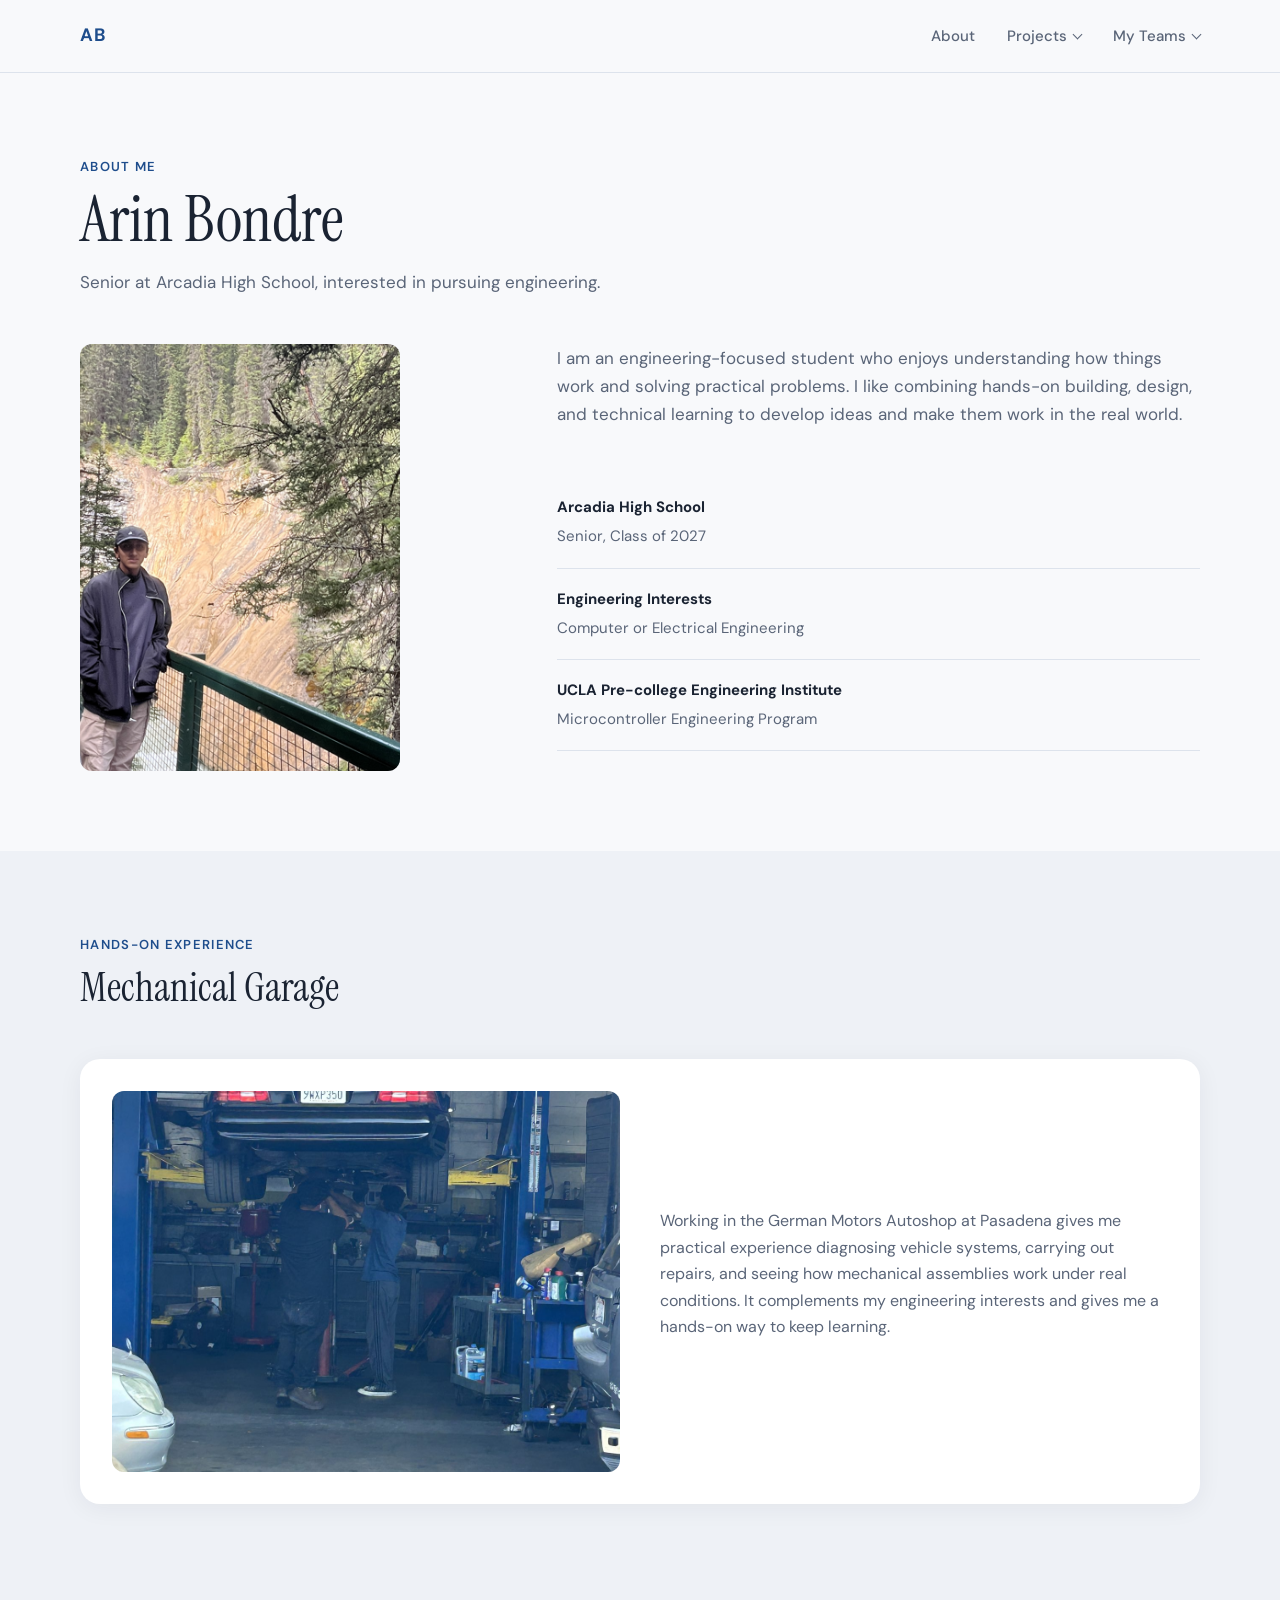
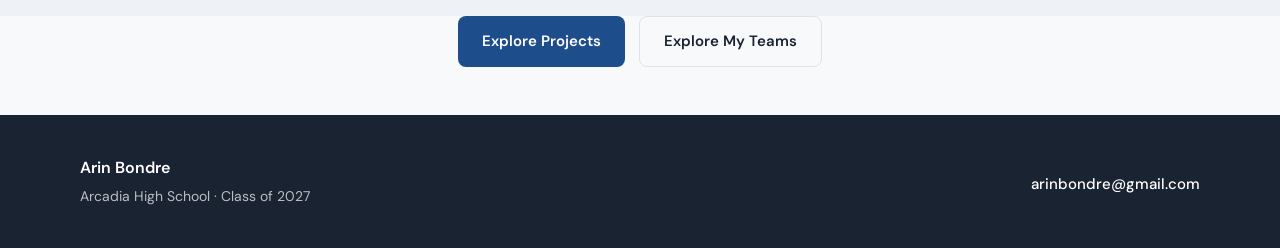
<file: index.html>
<!DOCTYPE html>
<html lang="en">
<head>
  <meta charset="UTF-8">
  <meta name="viewport" content="width=device-width, initial-scale=1.0">
  <meta name="description" content="Arin Bondre — Arcadia High School student interested in mechanical and electrical engineering, FIRST Robotics, tennis, and hands-on garage work.">
  <title>Arin Bondre | Engineering Portfolio</title>
  <link rel="preconnect" href="https://fonts.googleapis.com">
  <link rel="preconnect" href="https://fonts.gstatic.com" crossorigin>
  <link href="https://fonts.googleapis.com/css2?family=DM+Sans:ital,opsz,wght@0,9..40,400;0,9..40,500;0,9..40,600;0,9..40,700;1,9..40,400&family=Instrument+Serif:ital@0;1&display=swap" rel="stylesheet">
  <link rel="stylesheet" href="styles.css">
</head>
<body>
  <header class="site-header">
    <nav class="nav" aria-label="Main navigation">
      <a class="nav-logo" href="index.html#top">AB</a>
      <button class="nav-toggle" aria-label="Open menu" aria-expanded="false">
        <span></span>
        <span></span>
      </button>
      <ul class="nav-links">
        <li><a href="#about">About</a></li>
        <li class="nav-dropdown">
          <button class="nav-projects-toggle" type="button" aria-expanded="false" aria-controls="project-menu">
            Projects
            <span class="nav-chevron" aria-hidden="true"></span>
          </button>
          <ul class="nav-submenu" id="project-menu">
            <li><a href="co2-detector.html">CO₂ Detector</a></li>
            <li><a href="solar-tracker.html">Solar Tracker</a></li>
          </ul>
        </li>
        <li class="nav-dropdown">
          <button class="nav-projects-toggle" type="button" aria-expanded="false" aria-controls="teams-menu">
            My Teams
            <span class="nav-chevron" aria-hidden="true"></span>
          </button>
          <ul class="nav-submenu" id="teams-menu">
            <li><a href="first-robotics.html">FIRST Robotics</a></li>
            <li><a href="tennis.html">Tennis</a></li>
          </ul>
        </li>
      </ul>
    </nav>
  </header>

  <main id="top">
    <section id="about" class="section about">
      <div class="container">
        <div class="section-header">
          <span class="section-label">About Me</span>
          <h1 class="about-title">Arin Bondre</h1>
          <p class="section-desc">
            Senior at Arcadia High School, interested in pursuing
            engineering.
          </p>
        </div>
        <div class="about-grid">
          <figure class="about-portrait">
            <img src="images/Arin.png" alt="Arin Bondre" width="505" height="787">
          </figure>
          <p>
            I am an engineering-focused student who enjoys understanding how things
            work and solving practical problems. I like combining hands-on building,
            design, and technical learning to develop ideas and make them work in
            the real world.
          </p>
          <ul class="about-highlights">
            <li>
              <strong>Arcadia High School</strong>
              <span>Senior, Class of 2027</span>
            </li>
            <li>
              <strong>Engineering Interests</strong>
              <span>Computer or Electrical Engineering</span>
            </li>
            <li>
              <strong>UCLA Pre-college Engineering Institute</strong>
              <span>Microcontroller Engineering Program</span>
            </li>
          </ul>
        </div>
      </div>
    </section>

    <section id="garage" class="section garage-section projects-section--alt">
      <div class="container">
        <div class="section-header">
          <span class="section-label">Hands-On Experience</span>
          <h2>Mechanical Garage</h2>
        </div>

        <article class="project-card garage-card">
          <figure class="project-image">
            <img src="images/mechanical-garage.jpg" alt="Arin Bondre working on a car raised on a lift in an auto repair garage" width="800" height="600">
          </figure>
          <div class="project-body">
            <p>
              Working in the German Motors Autoshop at Pasadena gives me practical experience diagnosing
              vehicle systems, carrying out repairs, and seeing how mechanical
              assemblies work under real conditions. It complements my engineering
              interests and gives me a hands-on way to keep learning.
            </p>
          </div>
        </article>
      </div>
    </section>

    <section class="about-navigation-cta" aria-label="Explore projects and teams">
      <a class="btn btn-primary" href="co2-detector.html">Explore Projects</a>
      <a class="btn btn-ghost" href="first-robotics.html">Explore My Teams</a>
    </section>
 
  </main>

  <footer id="contact" class="site-footer">
    <div class="container footer-inner">
      <div>
        <p class="footer-name">Arin Bondre</p>
        <p class="footer-meta">Arcadia High School · Class of 2027</p>
      </div>
      <div class="footer-contact">
        <p class="footer-note"></p>
        <a class="footer-email" href="mailto:arinbondre@gmail.com">arinbondre@gmail.com</a>
      </div>
    </div>
  </footer>

  <script src="script.js"></script>
</body>
</html>
</file>
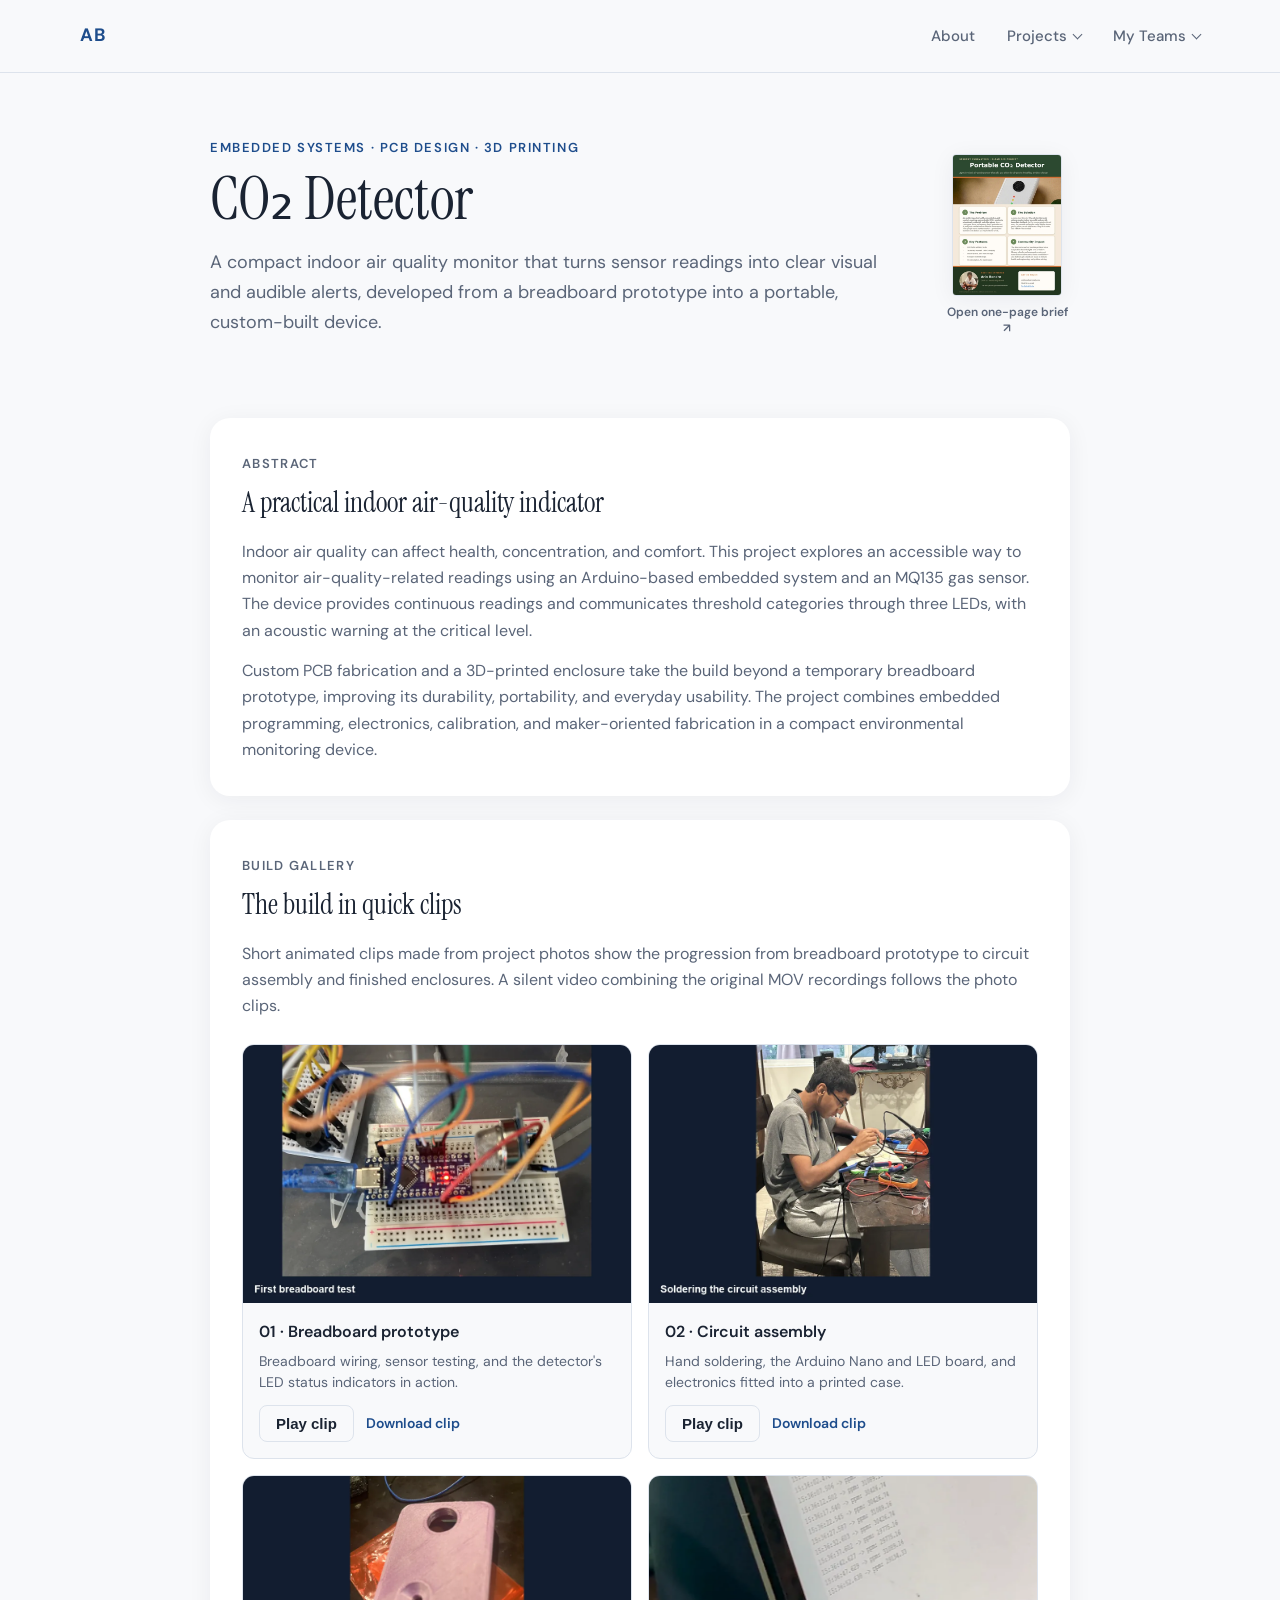
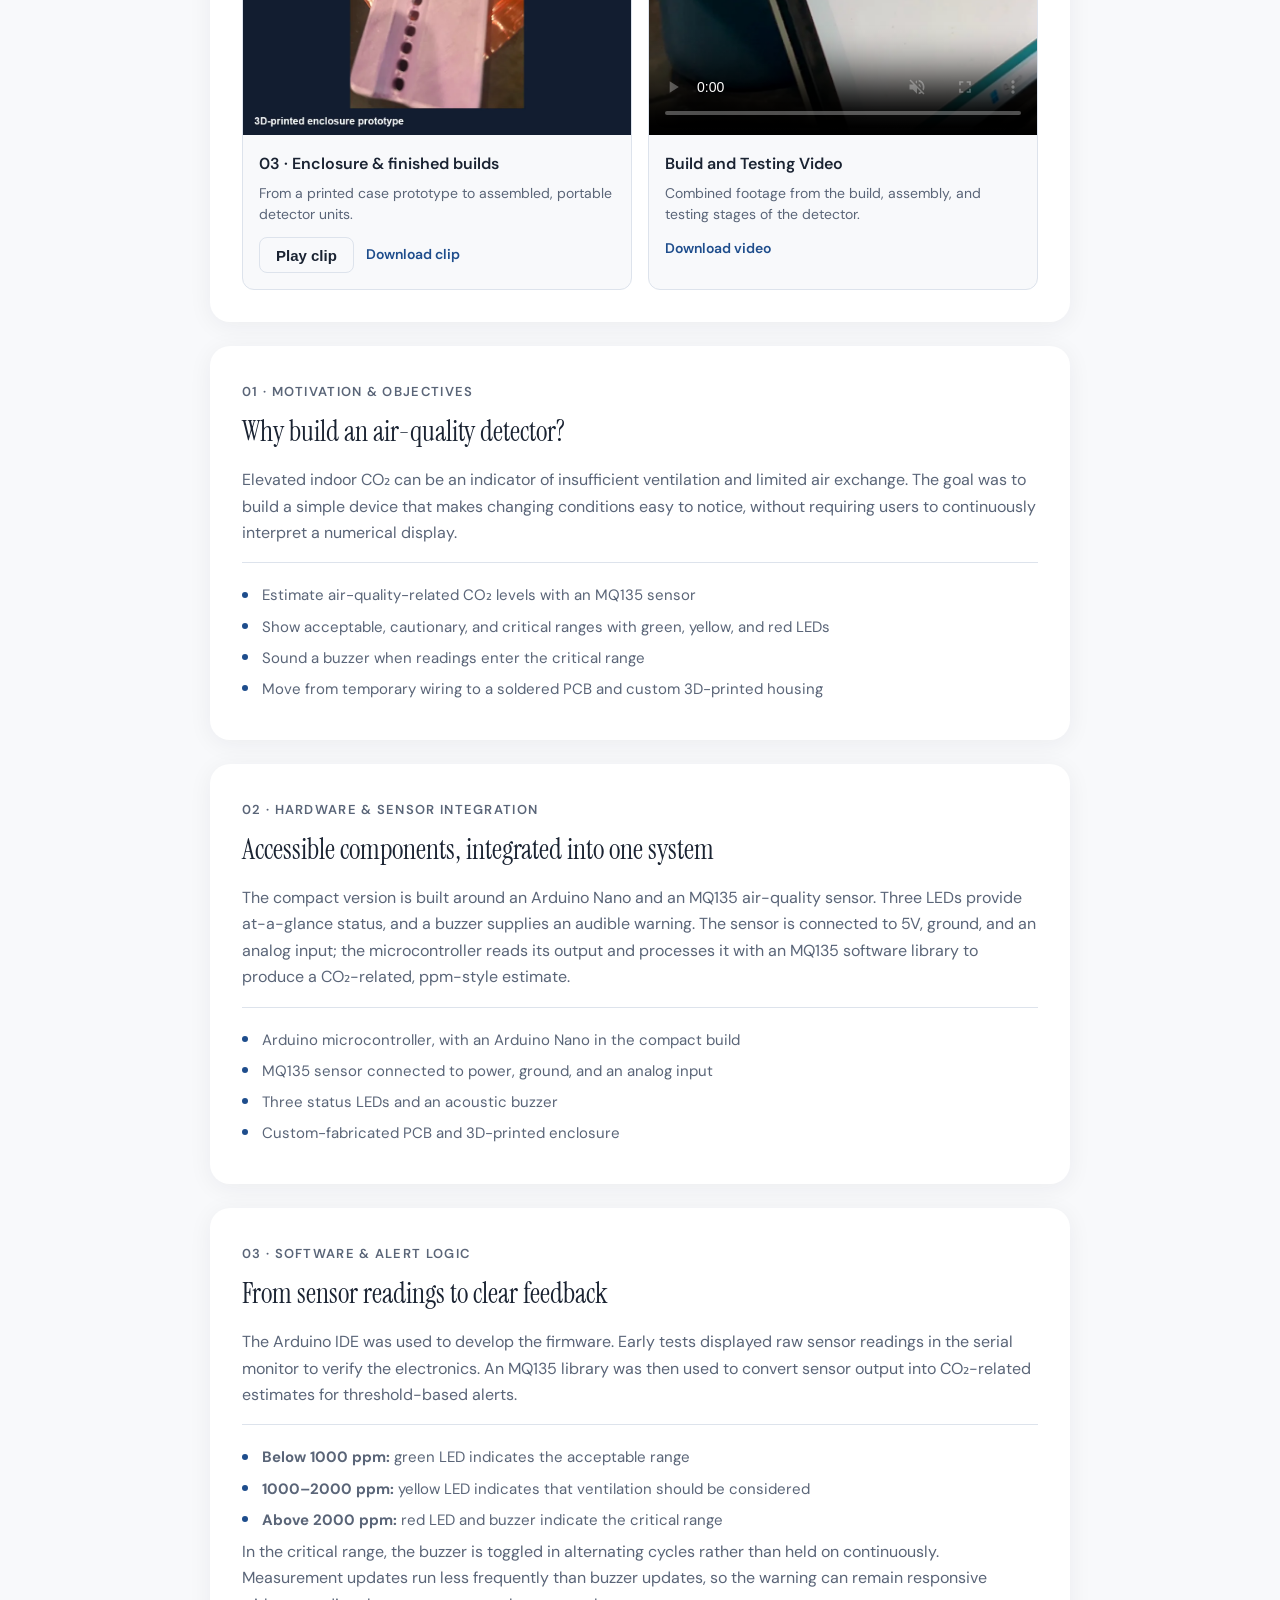
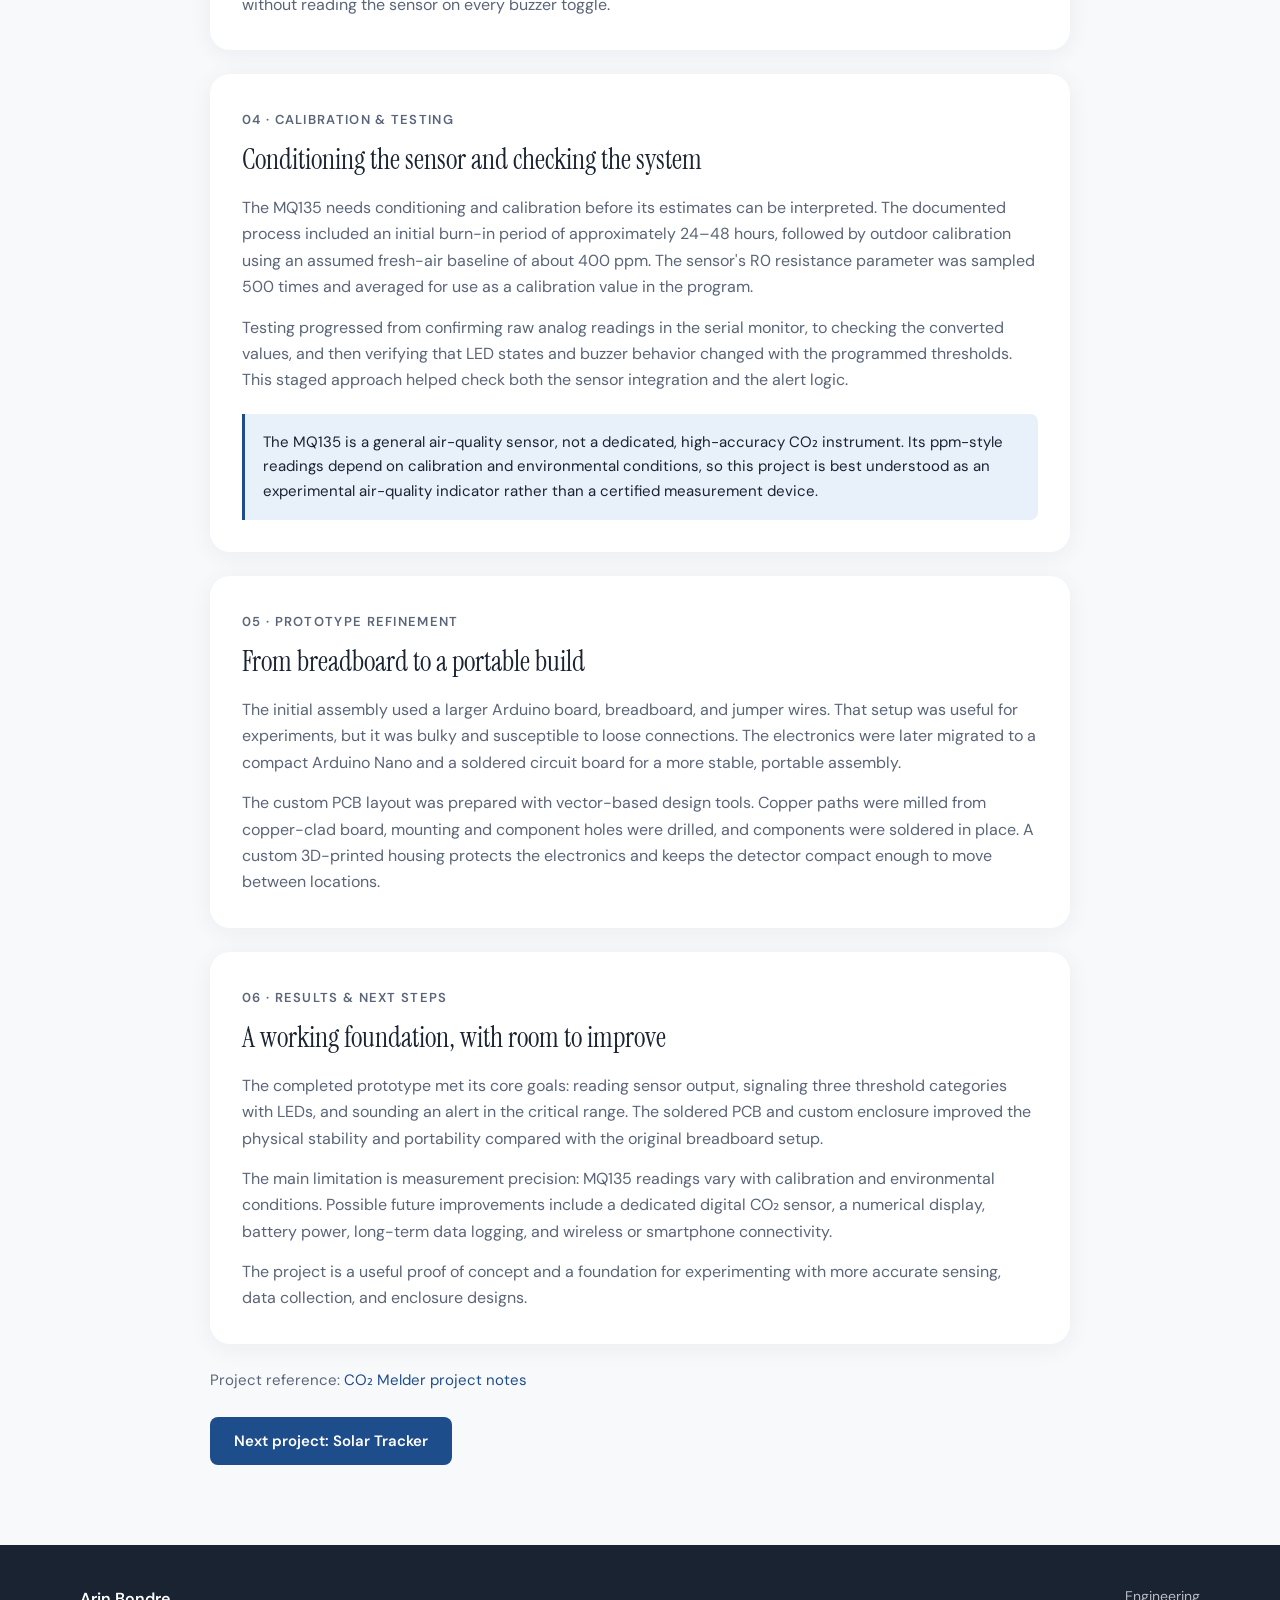
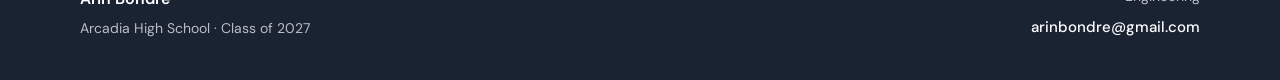
<file: co2-detector.html>
<!DOCTYPE html>
<html lang="en">
<head>
  <meta charset="UTF-8">
  <meta name="viewport" content="width=device-width, initial-scale=1.0">
  <meta name="description" content="Explore the design, sensor integration, alert logic, calibration, testing, and fabrication of an Arduino and MQ135 air-quality detector.">
  <title>CO₂ Detector | Arin Bondre</title>
  <link rel="preconnect" href="https://fonts.googleapis.com">
  <link rel="preconnect" href="https://fonts.gstatic.com" crossorigin>
  <link href="https://fonts.googleapis.com/css2?family=DM+Sans:ital,opsz,wght@0,9..40,400;0,9..40,500;0,9..40,600;0,9..40,700;1,9..40,400&family=Instrument+Serif:ital@0;1&display=swap" rel="stylesheet">
  <link rel="stylesheet" href="styles.css">
</head>
<body>
  <header class="site-header">
    <nav class="nav" aria-label="Main navigation">
      <a class="nav-logo" href="index.html#top">AB</a>
      <button class="nav-toggle" aria-label="Open menu" aria-expanded="false">
        <span></span>
        <span></span>
      </button>
      <ul class="nav-links">
        <li><a href="index.html#about">About</a></li>
        <li class="nav-dropdown">
          <button class="nav-projects-toggle" type="button" aria-expanded="false" aria-controls="project-menu">
            Projects
            <span class="nav-chevron" aria-hidden="true"></span>
          </button>
          <ul class="nav-submenu" id="project-menu">
            <li><a href="co2-detector.html" aria-current="page">CO₂ Detector</a></li>
            <li><a href="solar-tracker.html">Solar Tracker</a></li>
          </ul>
        </li>
        <li class="nav-dropdown">
          <button class="nav-projects-toggle" type="button" aria-expanded="false" aria-controls="teams-menu">
            My Teams
            <span class="nav-chevron" aria-hidden="true"></span>
          </button>
          <ul class="nav-submenu" id="teams-menu">
            <li><a href="first-robotics.html">FIRST Robotics</a></li>
            <li><a href="tennis.html">Tennis</a></li>
          </ul>
        </li>
      </ul>
    </nav>
  </header>

  <main id="top">
    <section class="project-detail-hero">
      <div class="container">
        <p class="hero-eyebrow">Embedded Systems · PCB Design · 3D Printing</p>
        <h1>CO₂ Detector</h1>
        <p class="hero-lead">
          A compact indoor air quality monitor that turns sensor readings into
          clear visual and audible alerts, developed from a breadboard prototype
          into a portable, custom-built device.
        </p>
        <a
          class="project-pdf-preview"
          href="images/Co2/One%20Pager%20CO%E2%82%82%20Detector.pdf"
          target="_blank"
          rel="noopener noreferrer"
          aria-label="Open the one-page CO2 detector project brief PDF in a new tab"
        >
          <img
            src="images/Co2/one-pager-preview.webp"
            alt="Preview of the one-page CO2 detector project brief"
            width="420"
            height="560"
          >
          <span>Open one-page brief <span aria-hidden="true">↗</span></span>
        </a>
      </div>
    </section>

    <section class="section project-detail-content">
      <div class="container">
        <article class="project-detail-panel">
          <p class="section-label">Abstract</p>
          <h2>A practical indoor air-quality indicator</h2>
          <p>
            Indoor air quality can affect health, concentration, and comfort. This
            project explores an accessible way to monitor air-quality-related
            readings using an Arduino-based embedded system and an MQ135 gas sensor.
            The device provides continuous readings and communicates threshold
            categories through three LEDs, with an acoustic warning at the critical
            level.
          </p>
          <p>
            Custom PCB fabrication and a 3D-printed enclosure take the build beyond
            a temporary breadboard prototype, improving its durability, portability,
            and everyday usability. The project combines embedded programming,
            electronics, calibration, and maker-oriented fabrication in a compact
            environmental monitoring device.
          </p>
        </article>

        <section class="project-detail-panel project-media-section" aria-labelledby="build-media-title">
          <p class="section-label">Build gallery</p>
          <h2 id="build-media-title">The build in quick clips</h2>
          <p>
            Short animated clips made from project photos show the progression
            from breadboard prototype to circuit assembly and finished enclosures.
            A silent video combining the original MOV recordings follows the photo clips.
          </p>
          <div class="project-clips-grid">
            <figure class="project-clip-card" data-image-clip>
              <img
                class="project-clip-image"
                data-clip-image
                src="images/Co2/clips/prototype-build-poster.webp"
                data-poster-src="images/Co2/clips/prototype-build-poster.webp"
                data-animated-src="images/Co2/clips/prototype-build-clip.webp"
                alt="CO₂ detector build progressing from breadboard wiring to air-quality and LED status tests"
                width="960"
                height="640"
                loading="lazy"
              >
              <figcaption class="project-clip-caption">
                <h3>01 · Breadboard prototype</h3>
                <p>Breadboard wiring, sensor testing, and the detector's LED status indicators in action.</p>
              </figcaption>
              <div class="project-clip-actions">
                <button class="btn btn-ghost project-clip-toggle" type="button" aria-pressed="false" aria-label="Play breadboard prototype clip" data-clip-toggle data-clip-name="breadboard prototype">Play clip</button>
                <a class="project-clip-download" href="images/Co2/clips/prototype-build-clip.webp" download>Download clip</a>
              </div>
            </figure>

            <figure class="project-clip-card" data-image-clip>
              <img
                class="project-clip-image"
                data-clip-image
                src="images/Co2/clips/circuit-build-poster.webp"
                data-poster-src="images/Co2/clips/circuit-build-poster.webp"
                data-animated-src="images/Co2/clips/circuit-build-clip.webp"
                alt="CO₂ detector circuit assembly progressing from hand soldering to electronics fitted in the enclosure"
                width="960"
                height="640"
                loading="lazy"
              >
              <figcaption class="project-clip-caption">
                <h3>02 · Circuit assembly</h3>
                <p>Hand soldering, the Arduino Nano and LED board, and electronics fitted into a printed case.</p>
              </figcaption>
              <div class="project-clip-actions">
                <button class="btn btn-ghost project-clip-toggle" type="button" aria-pressed="false" aria-label="Play circuit assembly clip" data-clip-toggle data-clip-name="circuit assembly">Play clip</button>
                <a class="project-clip-download" href="images/Co2/clips/circuit-build-clip.webp" download>Download clip</a>
              </div>
            </figure>

            <figure class="project-clip-card" data-image-clip>
              <img
                class="project-clip-image"
                data-clip-image
                src="images/Co2/clips/enclosure-build-poster.webp"
                data-poster-src="images/Co2/clips/enclosure-build-poster.webp"
                data-animated-src="images/Co2/clips/enclosure-build-clip.webp"
                alt="CO₂ detector enclosure prototypes, electronics and multiple portable detector builds"
                width="960"
                height="640"
                loading="lazy"
              >
              <figcaption class="project-clip-caption">
                <h3>03 · Enclosure &amp; finished builds</h3>
                <p>From a printed case prototype to assembled, portable detector units.</p>
              </figcaption>
              <div class="project-clip-actions">
                <button class="btn btn-ghost project-clip-toggle" type="button" aria-pressed="false" aria-label="Play enclosure and finished builds clip" data-clip-toggle data-clip-name="enclosure and finished builds">Play clip</button>
                <a class="project-clip-download" href="images/Co2/clips/enclosure-build-clip.webp" download>Download clip</a>
              </div>
            </figure>

            <figure class="project-clip-card project-video-card">
              <video
                class="project-clip-image"
                controls
                playsinline
                preload="metadata"
                muted
                poster="images/Co2/clips/co2-build-video-poster.webp"
                width="1280"
                height="720"
                aria-label="Silent video combining footage from the CO₂ detector build"
              >
                <source src="images/Co2/co2-build-video.mp4" type="video/mp4">
                Your browser does not support embedded video. Use the download link below.
              </video>
              <figcaption class="project-clip-caption">
                <h3>Build and Testing Video</h3>
                <p>Combined footage from the build, assembly, and testing stages of the detector.</p>
              </figcaption>
              <div class="project-clip-actions">
                <a class="project-clip-download" href="images/Co2/co2-build-video.mp4" download>Download video</a>
              </div>
            </figure>
          </div>
        </section>

        <article class="project-detail-panel">
          <p class="section-label">01 · Motivation &amp; objectives</p>
          <h2>Why build an air-quality detector?</h2>
          <p>
            Elevated indoor CO₂ can be an indicator of insufficient ventilation
            and limited air exchange. The goal was to build a simple device that
            makes changing conditions easy to notice, without requiring users to
            continuously interpret a numerical display.
          </p>
          <ul class="project-details">
            <li>Estimate air-quality-related CO₂ levels with an MQ135 sensor</li>
            <li>Show acceptable, cautionary, and critical ranges with green, yellow, and red LEDs</li>
            <li>Sound a buzzer when readings enter the critical range</li>
            <li>Move from temporary wiring to a soldered PCB and custom 3D-printed housing</li>
          </ul>
        </article>

        <article class="project-detail-panel">
          <p class="section-label">02 · Hardware &amp; sensor integration</p>
          <h2>Accessible components, integrated into one system</h2>
          <p>
            The compact version is built around an Arduino Nano and an MQ135
            air-quality sensor. Three LEDs provide at-a-glance status, and a buzzer
            supplies an audible warning. The sensor is connected to 5V, ground, and
            an analog input; the microcontroller reads its output and processes it
            with an MQ135 software library to produce a CO₂-related, ppm-style
            estimate.
          </p>
          <ul class="project-details">
            <li>Arduino microcontroller, with an Arduino Nano in the compact build</li>
            <li>MQ135 sensor connected to power, ground, and an analog input</li>
            <li>Three status LEDs and an acoustic buzzer</li>
            <li>Custom-fabricated PCB and 3D-printed enclosure</li>
          </ul>
        </article>

        <article class="project-detail-panel">
          <p class="section-label">03 · Software &amp; alert logic</p>
          <h2>From sensor readings to clear feedback</h2>
          <p>
            The Arduino IDE was used to develop the firmware. Early tests displayed
            raw sensor readings in the serial monitor to verify the electronics.
            An MQ135 library was then used to convert sensor output into
            CO₂-related estimates for threshold-based alerts.
          </p>
          <ul class="project-details">
            <li><strong>Below 1000 ppm:</strong> green LED indicates the acceptable range</li>
            <li><strong>1000–2000 ppm:</strong> yellow LED indicates that ventilation should be considered</li>
            <li><strong>Above 2000 ppm:</strong> red LED and buzzer indicate the critical range</li>
          </ul>
          <p>
            In the critical range, the buzzer is toggled in alternating cycles
            rather than held on continuously. Measurement updates run less
            frequently than buzzer updates, so the warning can remain responsive
            without reading the sensor on every buzzer toggle.
          </p>
        </article>

        <article class="project-detail-panel">
          <p class="section-label">04 · Calibration &amp; testing</p>
          <h2>Conditioning the sensor and checking the system</h2>
          <p>
            The MQ135 needs conditioning and calibration before its estimates can
            be interpreted. The documented process included an initial burn-in
            period of approximately 24–48 hours, followed by outdoor calibration
            using an assumed fresh-air baseline of about 400 ppm. The sensor's R0
            resistance parameter was sampled 500 times and averaged for use as a
            calibration value in the program.
          </p>
          <p>
            Testing progressed from confirming raw analog readings in the serial
            monitor, to checking the converted values, and then verifying that LED
            states and buzzer behavior changed with the programmed thresholds.
            This staged approach helped check both the sensor integration and the
            alert logic.
          </p>
          <p class="project-note">
            The MQ135 is a general air-quality sensor, not a dedicated,
            high-accuracy CO₂ instrument. Its ppm-style readings depend on
            calibration and environmental conditions, so this project is best
            understood as an experimental air-quality indicator rather than a
            certified measurement device.
          </p>
        </article>

        <article class="project-detail-panel">
          <p class="section-label">05 · Prototype refinement</p>
          <h2>From breadboard to a portable build</h2>
          <p>
            The initial assembly used a larger Arduino board, breadboard, and
            jumper wires. That setup was useful for experiments, but it was bulky
            and susceptible to loose connections. The electronics were later
            migrated to a compact Arduino Nano and a soldered circuit board for a
            more stable, portable assembly.
          </p>
          <p>
            The custom PCB layout was prepared with vector-based design tools.
            Copper paths were milled from copper-clad board, mounting and
            component holes were drilled, and components were soldered in place.
            A custom 3D-printed housing protects the electronics and keeps the
            detector compact enough to move between locations.
          </p>
        </article>

        <article class="project-detail-panel">
          <p class="section-label">06 · Results &amp; next steps</p>
          <h2>A working foundation, with room to improve</h2>
          <p>
            The completed prototype met its core goals: reading sensor output,
            signaling three threshold categories with LEDs, and sounding an alert
            in the critical range. The soldered PCB and custom enclosure improved
            the physical stability and portability compared with the original
            breadboard setup.
          </p>
          <p>
            The main limitation is measurement precision: MQ135 readings vary
            with calibration and environmental conditions. Possible future
            improvements include a dedicated digital CO₂ sensor, a numerical
            display, battery power, long-term data logging, and wireless or
            smartphone connectivity.
          </p>
          <p>
            The project is a useful proof of concept and a foundation for
            experimenting with more accurate sensing, data collection, and
            enclosure designs.
          </p>
        </article>

        <p class="project-reference">
          Project reference:
          <a href="https://wiki.swablab.de/books/projekte/page/co2-melder" target="_blank" rel="noopener noreferrer">CO₂ Melder project notes</a>
        </p>

        <a class="btn btn-primary" href="solar-tracker.html">Next project: Solar Tracker</a>
      </div>
    </section>
  </main>

  <footer id="contact" class="site-footer">
    <div class="container footer-inner">
      <div>
        <p class="footer-name">Arin Bondre</p>
        <p class="footer-meta">Arcadia High School · Class of 2027</p>
      </div>
      <div class="footer-contact">
        <p class="footer-note">Engineering</p>
        <a class="footer-email" href="mailto:arinbondre@gmail.com">arinbondre@gmail.com</a>
      </div>
    </div> 
  </footer>

  <script src="script.js"></script>
</body>
</html>
</file>
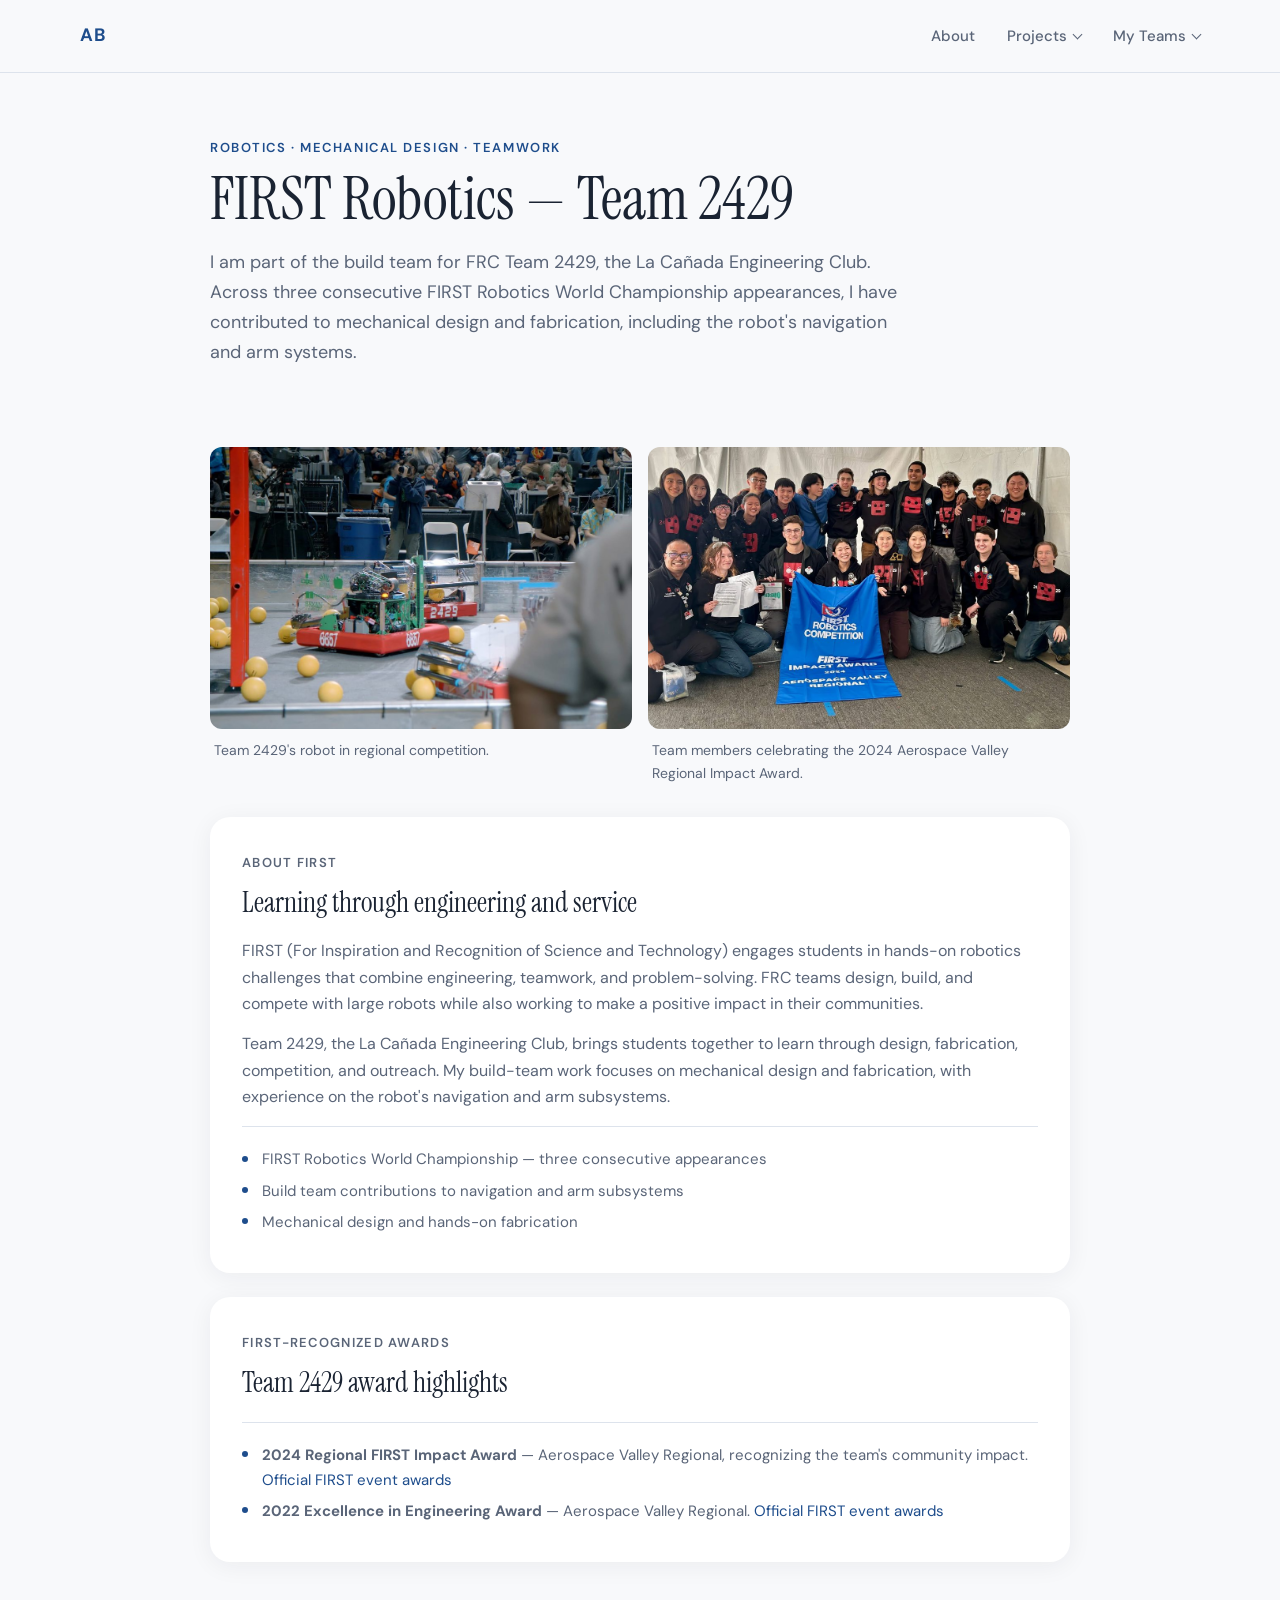
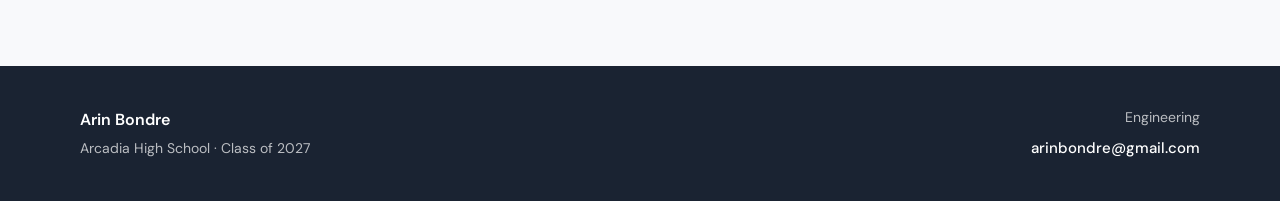
<file: first-robotics.html>
<!DOCTYPE html>
<html lang="en">
<head>
  <meta charset="UTF-8">
  <meta name="viewport" content="width=device-width, initial-scale=1.0">
  <meta name="description" content="Arin Bondre's FIRST Robotics experience with FRC Team 2429, including mechanical design, fabrication, World Championship appearances, and team awards.">
  <title>FIRST Robotics — Team 2429 | Arin Bondre</title>
  <link rel="preconnect" href="https://fonts.googleapis.com">
  <link rel="preconnect" href="https://fonts.gstatic.com" crossorigin>
  <link href="https://fonts.googleapis.com/css2?family=DM+Sans:ital,opsz,wght@0,9..40,400;0,9..40,500;0,9..40,600;0,9..40,700;1,9..40,400&family=Instrument+Serif:ital@0;1&display=swap" rel="stylesheet">
  <link rel="stylesheet" href="styles.css">
</head>
<body>
  <header class="site-header">
    <nav class="nav" aria-label="Main navigation">
      <a class="nav-logo" href="index.html#top">AB</a>
      <button class="nav-toggle" aria-label="Open menu" aria-expanded="false">
        <span></span>
        <span></span>
      </button>
      <ul class="nav-links">
        <li><a href="index.html#about">About</a></li>
        <li class="nav-dropdown">
          <button class="nav-projects-toggle" type="button" aria-expanded="false" aria-controls="project-menu">
            Projects
            <span class="nav-chevron" aria-hidden="true"></span>
          </button>
          <ul class="nav-submenu" id="project-menu">
            <li><a href="co2-detector.html">CO₂ Detector</a></li>
            <li><a href="solar-tracker.html">Solar Tracker</a></li>
          </ul>
        </li>
        <li class="nav-dropdown">
          <button class="nav-projects-toggle" type="button" aria-expanded="false" aria-controls="teams-menu">
            My Teams
            <span class="nav-chevron" aria-hidden="true"></span>
          </button>
          <ul class="nav-submenu" id="teams-menu">
            <li><a href="first-robotics.html" aria-current="page">FIRST Robotics</a></li>
            <li><a href="tennis.html">Tennis</a></li>
          </ul>
        </li>
      </ul>
    </nav>
  </header>

  <main id="top">
    <section class="project-detail-hero team-detail-hero">
      <div class="container">
        <p class="hero-eyebrow">Robotics · Mechanical Design · Teamwork</p>
        <h1>FIRST Robotics — Team 2429</h1>
        <p class="hero-lead">
          I am part of the build team for FRC Team 2429, the La Cañada Engineering
          Club. Across three consecutive FIRST Robotics World Championship
          appearances, I have contributed to mechanical design and fabrication,
          including the robot's navigation and arm systems.
        </p>
      </div>
    </section>

    <section class="section project-detail-content">
      <div class="container">
        <div class="team-page-gallery" aria-label="Team 2429 photographs">
          <figure>
            <img src="images/robotics-competition.jpg" alt="Team 2429 robot competing on the field at a regional championship" width="1200" height="675">
            <figcaption>Team 2429's robot in regional competition.</figcaption>
          </figure>
          <figure>
            <img src="images/robotics-impact-award.jpg" alt="Team 2429 members celebrating the 2024 FIRST Impact Award at the Aerospace Valley Regional" width="1200" height="900">
            <figcaption>Team members celebrating the 2024 Aerospace Valley Regional Impact Award.</figcaption>
          </figure>
        </div>

        <article class="project-detail-panel">
          <p class="section-label">About FIRST</p>
          <h2>Learning through engineering and service</h2>
          <p>
            FIRST (For Inspiration and Recognition of Science and Technology)
            engages students in hands-on robotics challenges that combine
            engineering, teamwork, and problem-solving. FRC teams design, build,
            and compete with large robots while also working to make a positive
            impact in their communities.
          </p>
          <p>
            Team 2429, the La Cañada Engineering Club, brings students together
            to learn through design, fabrication, competition, and outreach. My
            build-team work focuses on mechanical design and fabrication, with
            experience on the robot's navigation and arm subsystems.
          </p>
          <ul class="project-details">
            <li>FIRST Robotics World Championship — three consecutive appearances</li>
            <li>Build team contributions to navigation and arm subsystems</li>
            <li>Mechanical design and hands-on fabrication</li>
          </ul>
        </article>

        <article class="project-detail-panel">
          <p class="section-label">FIRST-recognized awards</p>
          <h2>Team 2429 award highlights</h2>
          <ul class="project-details">
            <li>
              <strong>2024 Regional FIRST Impact Award</strong> — Aerospace Valley
              Regional, recognizing the team's community impact.
              <a href="https://frc-events.firstinspires.org/2024/CAAV/awards" target="_blank" rel="noopener noreferrer">Official FIRST event awards</a>
            </li>
            <li>
              <strong>2022 Excellence in Engineering Award</strong> — Aerospace
              Valley Regional.
              <a href="https://frc-events.firstinspires.org/2022/CAAV/awards" target="_blank" rel="noopener noreferrer">Official FIRST event awards</a>
            </li>
          </ul>
        </article>
      </div>
    </section>
  </main>
 
  <footer id="contact" class="site-footer">
    <div class="container footer-inner">
      <div>
        <p class="footer-name">Arin Bondre</p>
        <p class="footer-meta">Arcadia High School · Class of 2027</p>
      </div>
      <div class="footer-contact">
        <p class="footer-note">Engineering</p>
        <a class="footer-email" href="mailto:arinbondre@gmail.com">arinbondre@gmail.com</a>
      </div>
    </div>
  </footer>

  <script src="script.js"></script>
</body>
</html>
</file>
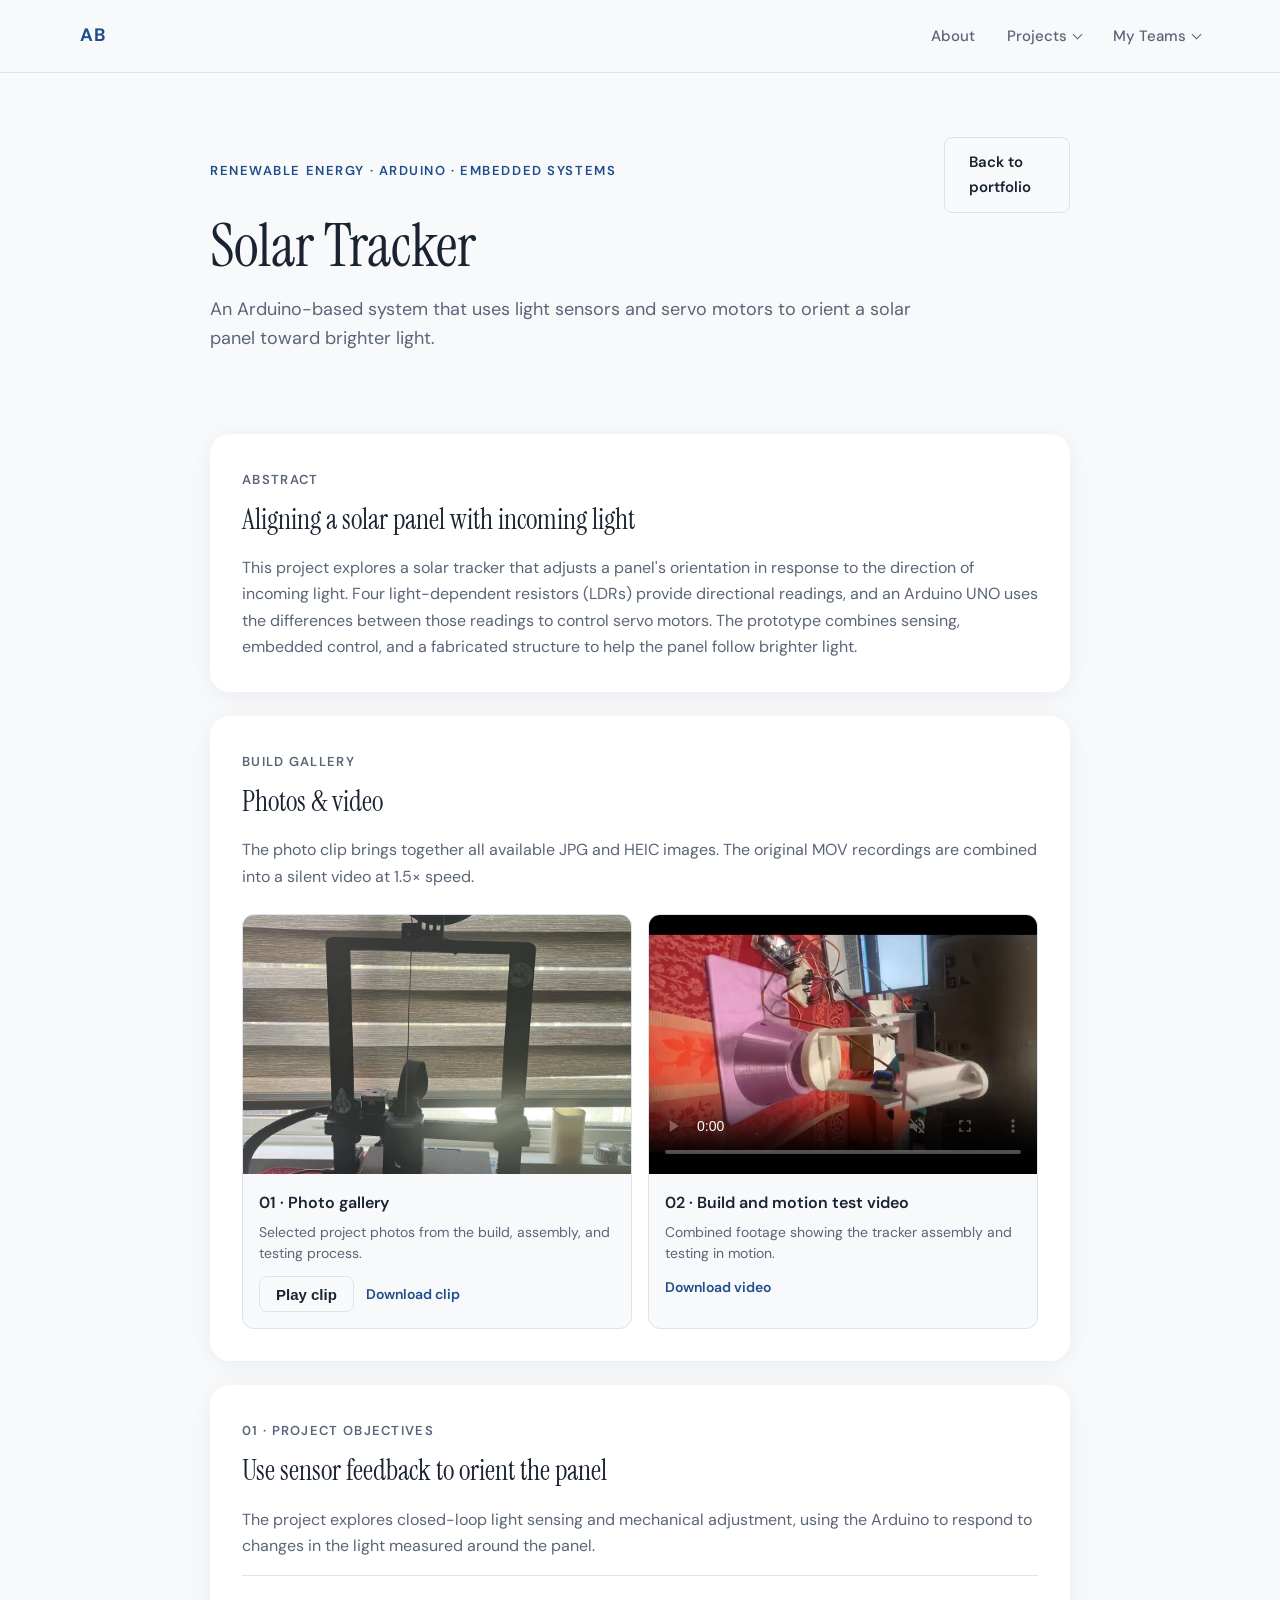
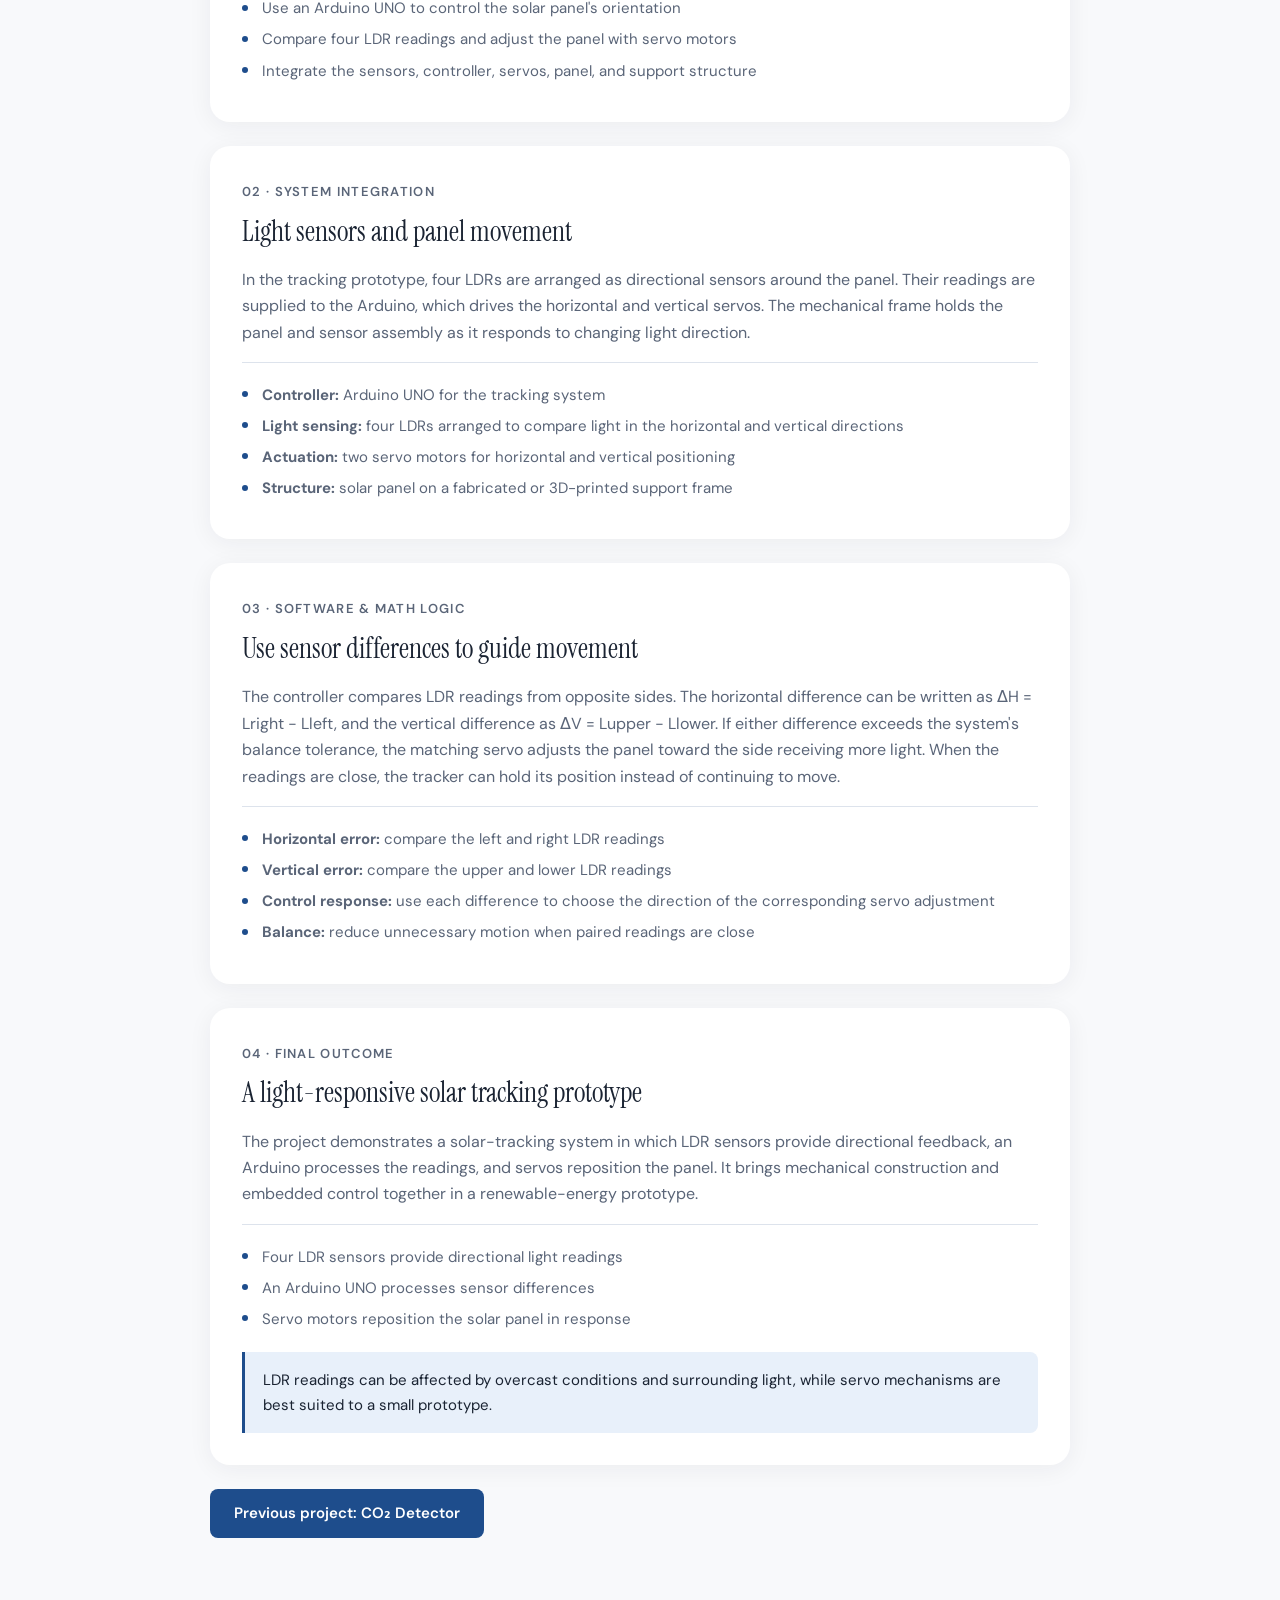
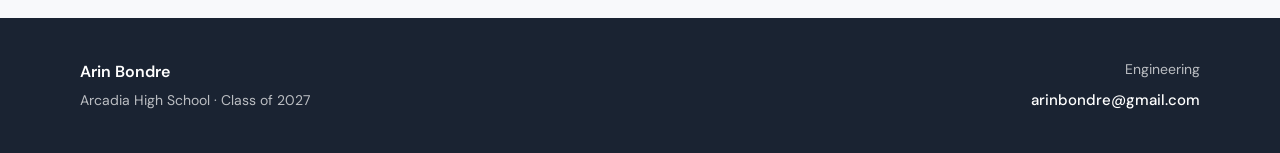
<file: solar-tracker.html>
<!DOCTYPE html>
<html lang="en">
<head>
  <meta charset="UTF-8">
  <meta name="viewport" content="width=device-width, initial-scale=1.0">
  <meta name="description" content="An Arduino-based solar tracker that uses LDR sensors and servo motors to align a panel toward brighter light.">
  <title>Solar Tracker | Arin Bondre</title>
  <link rel="preconnect" href="https://fonts.googleapis.com">
  <link rel="preconnect" href="https://fonts.gstatic.com" crossorigin>
  <link href="https://fonts.googleapis.com/css2?family=DM+Sans:ital,opsz,wght@0,9..40,400;0,9..40,500;0,9..40,600;0,9..40,700;1,9..40,400&family=Instrument+Serif:ital@0;1&display=swap" rel="stylesheet">
  <link rel="stylesheet" href="styles.css">
</head>
<body>
  <header class="site-header">
    <nav class="nav" aria-label="Main navigation">
      <a class="nav-logo" href="index.html#top">AB</a>
      <button class="nav-toggle" aria-label="Open menu" aria-expanded="false">
        <span></span>
        <span></span>
      </button>
      <ul class="nav-links">
        <li><a href="index.html#about">About</a></li>
        <li class="nav-dropdown">
          <button class="nav-projects-toggle" type="button" aria-expanded="false" aria-controls="project-menu">
            Projects
            <span class="nav-chevron" aria-hidden="true"></span>
          </button>
          <ul class="nav-submenu" id="project-menu">
            <li><a href="co2-detector.html">CO₂ Detector</a></li>
            <li><a href="solar-tracker.html" aria-current="page">Solar Tracker</a></li>
          </ul>
        </li>
        <li class="nav-dropdown">
          <button class="nav-projects-toggle" type="button" aria-expanded="false" aria-controls="teams-menu">
            My Teams
            <span class="nav-chevron" aria-hidden="true"></span>
          </button>
          <ul class="nav-submenu" id="teams-menu">
            <li><a href="first-robotics.html">FIRST Robotics</a></li>
            <li><a href="tennis.html">Tennis</a></li>
          </ul>
        </li>
      </ul>
    </nav>
  </header>

  <main id="top">
    <section class="project-detail-hero">
      <div class="container">
        <p class="hero-eyebrow">Renewable Energy · Arduino · Embedded Systems</p>
        <h1>Solar Tracker</h1>
        <p class="hero-lead">
          An Arduino-based system that uses light sensors and servo motors to
          orient a solar panel toward brighter light.
        </p>
        <a class="btn btn-ghost" href="index.html#about">Back to portfolio</a>
      </div>
    </section>

    <section class="section project-detail-content">
      <div class="container">
        <article class="project-detail-panel">
          <p class="section-label">Abstract</p>
          <h2>Aligning a solar panel with incoming light</h2>
          <p>
            This project explores a solar tracker that adjusts a panel's
            orientation in response to the direction of incoming light. Four
            light-dependent resistors (LDRs) provide directional readings, and an
            Arduino UNO uses the differences between those readings to control
            servo motors. The prototype combines sensing, embedded control, and
            a fabricated structure to help the panel follow brighter light.
          </p>
        </article>

        <section class="project-detail-panel project-media-section" aria-labelledby="solar-media-title">
          <p class="section-label">Build gallery</p>
          <h2 id="solar-media-title">Photos &amp; video</h2>
          <p>
            The photo clip brings together all available JPG and HEIC images.
            The original MOV recordings are combined into a silent video at 1.5× speed.
          </p>
          <div class="project-clips-grid solar-media-grid">
            <figure class="project-clip-card" data-image-clip>
              <img
                class="project-clip-image"
                data-clip-image
                src="images/Solar%20Tracker/clips/solar-tracker-photos-poster.webp"
                data-poster-src="images/Solar%20Tracker/clips/solar-tracker-photos-poster.webp"
                data-animated-src="images/Solar%20Tracker/clips/solar-tracker-photos-clip.webp"
                alt="Solar Tracker project photos showing 3D printing, electronics, and hands-on assembly"
                width="960"
                height="640"
                loading="lazy"
              >
              <figcaption class="project-clip-caption">
                <h3>01 · Photo gallery</h3>
                <p>Selected project photos from the build, assembly, and testing process.</p>
              </figcaption>
              <div class="project-clip-actions">
                <button class="btn btn-ghost project-clip-toggle" type="button" aria-pressed="false" aria-label="Play all Solar Tracker project photos" data-clip-toggle data-clip-name="all Solar Tracker project photos">Play clip</button>
                <a class="project-clip-download" href="images/Solar%20Tracker/clips/solar-tracker-photos-clip.webp" download>Download clip</a>
              </div>
            </figure>

            <figure class="project-clip-card project-video-card">
              <video
                class="project-clip-image"
                controls
                playsinline
                preload="metadata"
                muted
                poster="images/Solar%20Tracker/clips/solar-tracker-video-poster.webp"
                width="1280"
                height="720"
                aria-label="Silent Solar Tracker video compilation at 1.5 times speed"
              >
                <source src="images/Solar%20Tracker/clips/solar-tracker-build-video.mp4" type="video/mp4">
                Your browser does not support embedded video. Use the download link below.
              </video>
              <figcaption class="project-clip-caption">
                <h3>02 · Build and motion test video</h3>
                <p>Combined footage showing the tracker assembly and testing in motion.</p>
              </figcaption>
              <div class="project-clip-actions">
                <a class="project-clip-download" href="images/Solar%20Tracker/clips/solar-tracker-build-video.mp4" download>Download video</a>
              </div>
            </figure>
          </div>
        </section>

        <article class="project-detail-panel">
          <p class="section-label">01 · Project objectives</p>
          <h2>Use sensor feedback to orient the panel</h2>
          <p>
            The project explores closed-loop light sensing and mechanical
            adjustment, using the Arduino to respond to changes in the light
            measured around the panel.
          </p>
          <ul class="project-details">
            <li>Use an Arduino UNO to control the solar panel's orientation</li>
            <li>Compare four LDR readings and adjust the panel with servo motors</li>
            <li>Integrate the sensors, controller, servos, panel, and support structure</li>
          </ul>
        </article>

        <article class="project-detail-panel">
          <p class="section-label">02 · System integration</p>
          <h2>Light sensors and panel movement</h2>
          <p>
            In the tracking prototype, four LDRs are arranged as directional
            sensors around the panel. Their readings are supplied to the Arduino,
            which drives the horizontal and vertical servos. The mechanical frame
            holds the panel and sensor assembly as it responds to changing light
            direction.
          </p>
          <ul class="project-details">
            <li><strong>Controller:</strong> Arduino UNO for the tracking system</li>
            <li><strong>Light sensing:</strong> four LDRs arranged to compare light in the horizontal and vertical directions</li>
            <li><strong>Actuation:</strong> two servo motors for horizontal and vertical positioning</li>
            <li><strong>Structure:</strong> solar panel on a fabricated or 3D-printed support frame</li>
          </ul>
        </article>

        <article class="project-detail-panel">
          <p class="section-label">03 · Software &amp; math logic</p>
          <h2>Use sensor differences to guide movement</h2>
          <p>
            The controller compares LDR readings from opposite sides. The
            horizontal difference can be written as ΔH = Lright − Lleft, and
            the vertical difference as ΔV = Lupper − Llower. If either
            difference exceeds the system's balance tolerance, the matching
            servo adjusts the panel toward the side receiving more light.
            When the readings are close, the tracker can hold its position
            instead of continuing to move.
          </p>
          <ul class="project-details">
            <li><strong>Horizontal error:</strong> compare the left and right LDR readings</li>
            <li><strong>Vertical error:</strong> compare the upper and lower LDR readings</li>
            <li><strong>Control response:</strong> use each difference to choose the direction of the corresponding servo adjustment</li>
            <li><strong>Balance:</strong> reduce unnecessary motion when paired readings are close</li>
          </ul>
        </article>

        <article class="project-detail-panel">
          <p class="section-label">04 · Final outcome</p>
          <h2>A light-responsive solar tracking prototype</h2>
          <p>
            The project demonstrates a solar-tracking system in which LDR sensors
            provide directional feedback, an Arduino processes the readings, and
            servos reposition the panel. It brings mechanical construction and
            embedded control together in a renewable-energy prototype.
          </p>
          <ul class="project-details">
            <li>Four LDR sensors provide directional light readings</li>
            <li>An Arduino UNO processes sensor differences</li>
            <li>Servo motors reposition the solar panel in response</li>
          </ul>
          <p class="project-note">
            LDR readings can be affected by overcast conditions and surrounding light,
            while servo mechanisms are best suited to a small prototype.
          </p>
        </article>

        <a class="btn btn-primary" href="co2-detector.html">Previous project: CO₂ Detector</a>
      </div>
    </section>
  </main>

  <footer id="contact" class="site-footer">
    <div class="container footer-inner"> 
      <div>
        <p class="footer-name">Arin Bondre</p>
        <p class="footer-meta">Arcadia High School · Class of 2027</p>
      </div>
      <div class="footer-contact">
        <p class="footer-note">Engineering</p>
        <a class="footer-email" href="mailto:arinbondre@gmail.com">arinbondre@gmail.com</a>
      </div>
    </div>
  </footer>

  <script src="script.js"></script>
</body>
</html>
</file>
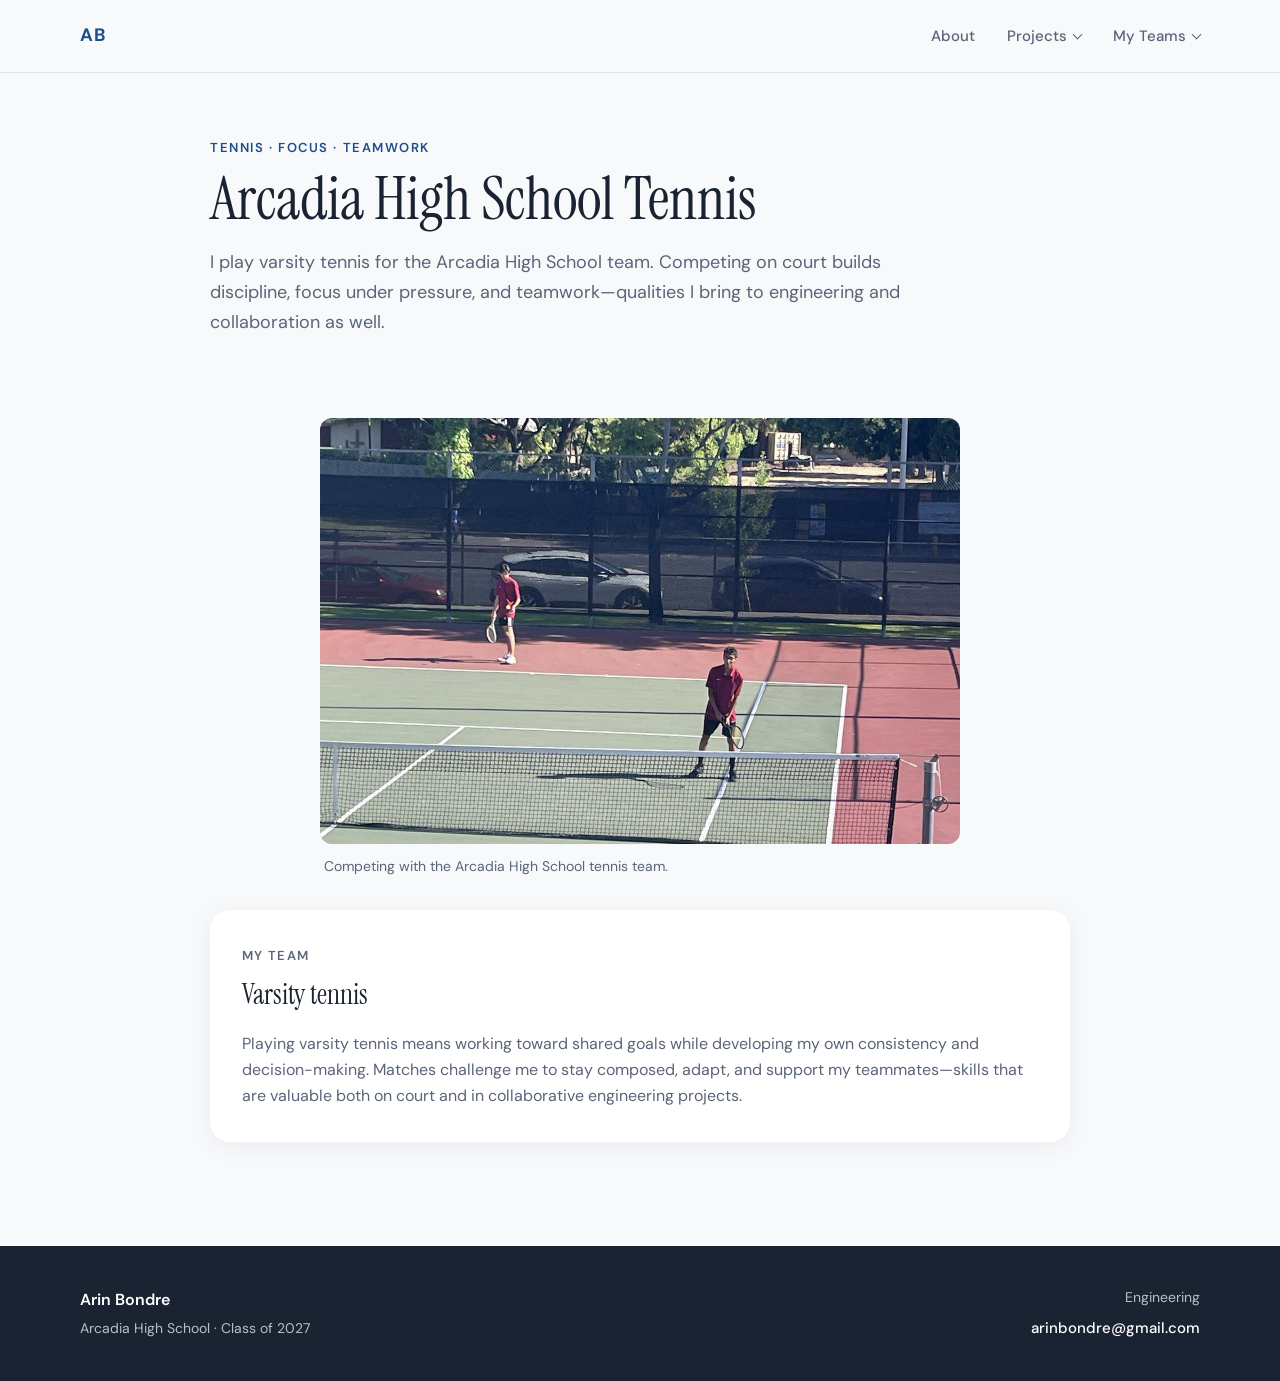
<file: tennis.html>
<!DOCTYPE html>
<html lang="en">
<head>
  <meta charset="UTF-8">
  <meta name="viewport" content="width=device-width, initial-scale=1.0">
  <meta name="description" content="Arin Bondre's varsity tennis experience with the Arcadia High School team.">
  <title>Tennis | Arin Bondre</title>
  <link rel="preconnect" href="https://fonts.googleapis.com">
  <link rel="preconnect" href="https://fonts.gstatic.com" crossorigin>
  <link href="https://fonts.googleapis.com/css2?family=DM+Sans:ital,opsz,wght@0,9..40,400;0,9..40,500;0,9..40,600;0,9..40,700;1,9..40,400&family=Instrument+Serif:ital@0;1&display=swap" rel="stylesheet">
  <link rel="stylesheet" href="styles.css">
</head>
<body>
  <header class="site-header">
    <nav class="nav" aria-label="Main navigation">
      <a class="nav-logo" href="index.html#top">AB</a>
      <button class="nav-toggle" aria-label="Open menu" aria-expanded="false">
        <span></span>
        <span></span>
      </button>
      <ul class="nav-links">
        <li><a href="index.html#about">About</a></li>
        <li class="nav-dropdown">
          <button class="nav-projects-toggle" type="button" aria-expanded="false" aria-controls="project-menu">
            Projects
            <span class="nav-chevron" aria-hidden="true"></span>
          </button>
          <ul class="nav-submenu" id="project-menu">
            <li><a href="co2-detector.html">CO₂ Detector</a></li>
            <li><a href="solar-tracker.html">Solar Tracker</a></li>
          </ul>
        </li>
        <li class="nav-dropdown">
          <button class="nav-projects-toggle" type="button" aria-expanded="false" aria-controls="teams-menu">
            My Teams
            <span class="nav-chevron" aria-hidden="true"></span>
          </button>
          <ul class="nav-submenu" id="teams-menu">
            <li><a href="first-robotics.html">FIRST Robotics</a></li>
            <li><a href="tennis.html" aria-current="page">Tennis</a></li>
          </ul>
        </li>
      </ul>
    </nav>
  </header>

  <main id="top">
    <section class="project-detail-hero team-detail-hero">
      <div class="container">
        <p class="hero-eyebrow">Tennis · Focus · Teamwork</p>
        <h1>Arcadia High School Tennis</h1>
        <p class="hero-lead">
          I play varsity tennis for the Arcadia High School team. Competing on
          court builds discipline, focus under pressure, and teamwork—qualities
          I bring to engineering and collaboration as well.
        </p>
      </div>
    </section>

    <section class="section project-detail-content">
      <div class="container">
        <div class="team-page-gallery team-page-gallery--single" aria-label="Tennis photograph">
          <figure>
            <img src="images/tennis.jpg" alt="Arin Bondre competing with the Arcadia High School tennis team" width="1200" height="900">
            <figcaption>Competing with the Arcadia High School tennis team.</figcaption>
          </figure>
        </div>
        <article class="project-detail-panel">
          <p class="section-label">My team</p>
          <h2>Varsity tennis</h2>
          <p>
            Playing varsity tennis means working toward shared goals while
            developing my own consistency and decision-making. Matches challenge
            me to stay composed, adapt, and support my teammates—skills that are
            valuable both on court and in collaborative engineering projects.
          </p>
        </article>
      </div>
    </section>
  </main>

  <footer id="contact" class="site-footer">
    <div class="container footer-inner">
      <div>
        <p class="footer-name">Arin Bondre</p>
        <p class="footer-meta">Arcadia High School · Class of 2027</p>
      </div> 
      <div class="footer-contact">
        <p class="footer-note">Engineering</p>
        <a class="footer-email" href="mailto:arinbondre@gmail.com">arinbondre@gmail.com</a>
      </div>
    </div>
  </footer>

  <script src="script.js"></script>
</body>
</html>
</file>
<file: styles.css>
/* ── Variables ── */
:root {
  --bg: #f8f9fb;
  --bg-alt: #eef1f6;
  --surface: #ffffff;
  --text: #1a2332;
  --text-muted: #5a6578;
  --accent: #1e4d8c; 
  --accent-light: #2d6cb5;
  --accent-soft: #e8f0fa;
  --border: #dde3ec;
  --shadow: 0 4px 24px rgba(26, 35, 50, 0.06);
  --shadow-lg: 0 12px 48px rgba(26, 35, 50, 0.1);
  --radius: 12px;
  --radius-lg: 20px;
  --font-sans: "DM Sans", system-ui, sans-serif;
  --font-serif: "Instrument Serif", Georgia, serif;
  --max-width: 1120px;
  --header-h: 72px;
}

/* ── Reset & Base ── */
*,
*::before,
*::after {
  box-sizing: border-box;
  margin: 0;
  padding: 0;
}

html {
  scroll-behavior: smooth;
  scroll-padding-top: var(--header-h);
}

body {
  font-family: var(--font-sans);
  font-size: 1rem;
  line-height: 1.65;
  color: var(--text);
  background: var(--bg);
  -webkit-font-smoothing: antialiased;
}

img {
  display: block;
  max-width: 100%;
  height: auto;
}

a {
  color: var(--accent);
  text-decoration: none;
  transition: color 0.2s;
}

a:hover {
  color: var(--accent-light);
}

ul {
  list-style: none;
}

.container {
  width: min(100% - 2.5rem, var(--max-width));
  margin-inline: auto;
}

/* ── Header ── */
.site-header {
  position: sticky;
  top: 0;
  z-index: 100;
  background: rgba(248, 249, 251, 0.92);
  backdrop-filter: blur(12px);
  border-bottom: 1px solid var(--border);
}

.nav {
  display: flex;
  align-items: center;
  justify-content: space-between;
  width: min(100% - 2.5rem, var(--max-width));
  margin-inline: auto;
  height: var(--header-h);
}

.nav-logo {
  font-weight: 700;
  font-size: 1.125rem;
  letter-spacing: 0.04em;
  color: var(--accent);
}

.nav-links {
  display: flex;
  gap: 2rem;
}

.nav-links a {
  font-size: 0.9375rem;
  font-weight: 500;
  color: var(--text-muted);
}

.nav-links a:hover {
  color: var(--accent);
}

.nav-dropdown {
  position: relative;
}

.nav-projects-toggle {
  display: inline-flex;
  align-items: center;
  gap: 0.45rem;
  border: 0;
  background: none;
  color: var(--text-muted);
  font: inherit;
  font-size: 0.9375rem;
  font-weight: 500;
  cursor: pointer;
}

.nav-projects-toggle:focus-visible {
  outline: 3px solid var(--accent-light);
  outline-offset: 3px;
  border-radius: 4px;
}

.nav-projects-toggle:hover,
.nav-projects-toggle[aria-expanded="true"] {
  color: var(--accent);
}

.nav-chevron {
  width: 7px;
  height: 7px;
  border-right: 1.5px solid currentColor;
  border-bottom: 1.5px solid currentColor;
  transform: translateY(-2px) rotate(45deg);
  transition: transform 0.2s;
}

.nav-projects-toggle[aria-expanded="true"] .nav-chevron {
  transform: translateY(2px) rotate(225deg);
}

.nav-submenu {
  position: absolute;
  top: calc(100% + 0.75rem);
  left: -1rem;
  z-index: 10;
  display: none;
  min-width: 190px;
  padding: 0.5rem;
  background: var(--surface);
  border: 1px solid var(--border);
  border-radius: var(--radius);
  box-shadow: var(--shadow);
}

.nav-dropdown:hover .nav-submenu,
.nav-dropdown.is-open .nav-submenu {
  display: block;
}

.nav-dropdown.is-dismissed:hover .nav-submenu {
  display: none;
}

.nav-submenu a {
  display: block;
  padding: 0.65rem 0.75rem;
  border-radius: 6px;
  white-space: nowrap;
}

.nav-submenu a:hover {
  background: var(--accent-soft);
}

.nav-toggle {
  display: none;
  flex-direction: column;
  gap: 6px;
  background: none;
  border: none;
  cursor: pointer;
  padding: 4px;
}

.nav-toggle span {
  display: block;
  width: 24px;
  height: 2px;
  background: var(--text);
  border-radius: 2px;
  transition: transform 0.25s, opacity 0.25s;
}

.nav-toggle[aria-expanded="true"] span:first-child {
  transform: translateY(4px) rotate(45deg);
}

.nav-toggle[aria-expanded="true"] span:last-child {
  transform: translateY(-4px) rotate(-45deg);
}

/* ── Hero ── */
.hero {
  width: min(100% - 2.5rem, var(--max-width));
  margin-inline: auto;
  padding: 4rem 0 5rem;
}

.hero-content {
  max-width: 640px;
}

.hero-eyebrow {
  font-size: 0.8125rem;
  font-weight: 600;
  letter-spacing: 0.12em;
  text-transform: uppercase;
  color: var(--accent);
  margin-bottom: 0.75rem;
}

.hero h1 {
  font-family: var(--font-serif);
  font-size: clamp(2.75rem, 5vw, 4rem);
  font-weight: 400;
  line-height: 1.1;
  color: var(--text);
  margin-bottom: 1.25rem;
}

.hero-lead {
  font-size: 1.125rem;
  color: var(--text-muted);
  max-width: 34ch;
  margin-bottom: 2rem;
}

.hero-lead strong {
  color: var(--text);
  font-weight: 600;
}

.hero-actions {
  display: flex;
  flex-wrap: wrap;
  gap: 0.75rem;
}

.btn {
  display: inline-flex;
  align-items: center;
  padding: 0.75rem 1.5rem;
  font-size: 0.9375rem;
  font-weight: 600;
  border-radius: 8px;
  transition: background 0.2s, color 0.2s, box-shadow 0.2s;
}

.btn-primary {
  background: var(--accent);
  color: #fff;
}

.btn-primary:hover {
  background: var(--accent-light);
  color: #fff;
  box-shadow: var(--shadow);
}

.btn-ghost {
  background: transparent;
  color: var(--text);
  border: 1.5px solid var(--border);
}

.btn-ghost:hover {
  border-color: var(--accent);
  color: var(--accent);
}

/* ── Sections ── */
.section {
  padding: 5rem 0;
}

.projects-section--alt {
  background: var(--bg-alt);
}

.about-navigation-cta {
  display: flex;
  justify-content: center;
  flex-wrap: wrap;
  gap: 0.875rem;
  padding: 0 1.25rem 3rem;
}

.section-header {
  margin-bottom: 3rem;
  max-width: 640px;
}

.section-label {
  display: inline-block;
  font-size: 0.8125rem;
  font-weight: 600;
  letter-spacing: 0.1em;
  text-transform: uppercase;
  color: var(--accent);
  margin-bottom: 0.5rem;
}

.section-header h2 {
  font-family: var(--font-serif);
  font-size: clamp(1.875rem, 3.5vw, 2.5rem);
  font-weight: 400;
  line-height: 1.2;
  margin-bottom: 0.75rem;
}

.section-header .about-title {
  font-family: var(--font-serif);
  font-size: clamp(2.75rem, 5vw, 4rem);
  font-weight: 400;
  line-height: 1.1;
  margin-bottom: 0.75rem;
}

.section-desc {
  color: var(--text-muted);
  font-size: 1.0625rem;
}

/* ── About ── */
.about-grid {
  display: grid;
  grid-template-columns: minmax(220px, 0.8fr) minmax(0, 1.2fr);
  gap: 3rem;
  align-items: start;
}

.about-portrait {
  grid-column: 1;
  grid-row: 1 / 3;
  width: min(100%, 320px);
  aspect-ratio: 3 / 4;
  overflow: hidden;
  border-radius: var(--radius);
}

.about-portrait img {
  width: 100%;
  height: 100%;
  object-fit: cover;
  transform: scale(1.45);
}

.about-grid > p {
  grid-column: 2;
  grid-row: 1;
  font-size: 1.0625rem;
  color: var(--text-muted);
}

.about-highlights {
  grid-column: 2;
  grid-row: 2;
}

.about-highlights li {
  padding: 1.125rem 0;
  border-bottom: 1px solid var(--border);
}

.about-highlights li:first-child {
  padding-top: 0;
}

.about-highlights strong {
  display: block;
  font-size: 0.9375rem;
  color: var(--text);
  margin-bottom: 0.2rem;
}

.about-highlights span {
  font-size: 0.9375rem;
  color: var(--text-muted);
}

/* ── Project Cards ── */
.project-card {
  display: grid;
  grid-template-columns: 1fr 1fr;
  gap: 2.5rem;
  align-items: center;
  background: var(--surface);
  border-radius: var(--radius-lg);
  padding: 2rem;
  box-shadow: var(--shadow);
  margin-bottom: 2rem;
}

.projects-section--alt .project-card {
  background: var(--surface);
}

.project-card--reverse {
  direction: rtl;
}

.project-card--reverse > * {
  direction: ltr;
}

.project-image {
  border-radius: var(--radius);
  overflow: hidden;
  aspect-ratio: 4 / 3;
}

.project-image img {
  width: 100%;
  height: 100%;
  object-fit: cover;
}

.project-card--featured {
  border: 1px solid var(--accent-soft);
}

.project-card--full {
  grid-template-columns: 1fr;
}

.project-thumbs {
  display: flex;
  flex-direction: row;
  gap: 0.75rem;
  margin-bottom: 1.25rem;
}

.project-thumbs img {
  width: 280px;
  height: 188px;
  object-fit: cover;
  border-radius: 8px;
  flex-shrink: 0;
}

.project-tags {
  display: flex;
  flex-wrap: wrap;
  gap: 0.5rem;
  margin-bottom: 1rem;
}

.project-tags span {
  font-size: 0.75rem;
  font-weight: 600;
  letter-spacing: 0.04em;
  text-transform: uppercase;
  padding: 0.3rem 0.75rem;
  background: var(--accent-soft);
  color: var(--accent);
  border-radius: 100px;
}

.project-body h3 {
  font-family: var(--font-serif);
  font-size: 1.625rem;
  font-weight: 400;
  margin-bottom: 1rem;
}

.project-body p {
  color: var(--text-muted);
  margin-bottom: 0.875rem;
}

.project-body p strong {
  color: var(--text);
  font-weight: 600;
}

.project-details {
  margin-top: 1.25rem;
  padding-top: 1.25rem;
  border-top: 1px solid var(--border);
}

.project-details li {
  position: relative;
  padding-left: 1.25rem;
  font-size: 0.9375rem;
  color: var(--text-muted);
  margin-bottom: 0.4rem;
}

.project-details li::before {
  content: "";
  position: absolute;
  left: 0;
  top: 0.55em;
  width: 6px;
  height: 6px;
  background: var(--accent);
  border-radius: 50%;
}

.project-link {
  margin-top: 1rem;
}

/* ── Project detail pages ── */
.project-detail-hero {
  padding: 4rem 0 2rem;
}

.team-detail-hero .container {
  display: block;
}

.project-detail-hero .container {
  max-width: 860px;
  display: grid;
  grid-template-columns: minmax(0, 1fr) 126px;
  column-gap: 2rem;
  align-items: center;
}

.project-detail-hero .hero-eyebrow {
  grid-column: 1;
  grid-row: 1;
  margin-bottom: 0.5rem;
}

.project-detail-hero h1 {
  grid-column: 1;
  grid-row: 2;
  font-family: var(--font-serif);
  font-size: clamp(2.5rem, 5vw, 3.75rem);
  font-weight: 400;
  line-height: 1.1;
  margin-bottom: 1rem;
}

.project-detail-hero .hero-lead {
  grid-column: 1;
  grid-row: 3;
  max-width: 62ch;
  margin-bottom: 1rem;
}

.project-pdf-preview {
  grid-column: 2;
  grid-row: 1 / 4;
  justify-self: center;
  display: grid;
  justify-items: center;
  gap: 0.5rem;
  width: 126px;
  color: var(--text-muted);
  text-align: center;
  font-size: 0.75rem;
  font-weight: 600;
  line-height: 1.35;
}

.project-pdf-preview img {
  width: 110px;
  height: auto;
  border: 1px solid var(--border);
  border-radius: 4px;
  box-shadow: var(--shadow);
  transition: transform 0.2s, box-shadow 0.2s;
}

.project-pdf-preview:hover {
  color: var(--accent);
}

.project-pdf-preview:hover img {
  transform: translateY(-2px);
  box-shadow: var(--shadow-lg);
}

.project-pdf-preview:focus-visible {
  outline: 3px solid var(--accent-light);
  outline-offset: 4px;
  border-radius: 4px;
}

@media (max-width: 640px) {
  .project-detail-hero .container {
    grid-template-columns: minmax(0, 1fr);
  }

  .project-detail-hero .hero-eyebrow,
  .project-detail-hero h1 {
    grid-column: 1;
    grid-row: auto;
  }

  .project-pdf-preview {
    grid-column: 1;
    grid-row: auto;
    justify-self: start;
    grid-template-columns: 58px auto;
    align-items: center;
    justify-items: start;
    width: auto;
    text-align: left;
  }

  .project-pdf-preview img {
    grid-row: 1;
    width: 52px;
  }
}

@media (max-width: 420px) {
  .project-pdf-preview {
    font-size: 0.75rem;
  }
}

.project-detail-content {
  padding-top: 2rem;
}

.project-detail-content .container {
  max-width: 860px;
}

.project-detail-gallery {
  display: grid;
  grid-template-columns: repeat(2, minmax(0, 1fr));
  gap: 1rem;
  margin-bottom: 2rem;
}

.project-detail-gallery img {
  width: 100%;
  aspect-ratio: 3 / 2;
  object-fit: cover;
  border-radius: var(--radius);
}

.team-page-gallery {
  display: grid;
  grid-template-columns: repeat(2, minmax(0, 1fr));
  gap: 1rem;
  margin-bottom: 2rem;
}

.team-page-gallery--single {
  grid-template-columns: minmax(0, 1fr);
}

.team-page-gallery--single figure {
  width: min(100%, 640px);
  justify-self: center;
}

.team-page-gallery figure {
  min-width: 0;
  margin: 0;
}

.team-page-gallery img {
  width: 100%;
  aspect-ratio: 3 / 2;
  object-fit: cover;
  border-radius: var(--radius);
}

.team-page-gallery figcaption {
  padding: 0.65rem 0.25rem 0;
  color: var(--text-muted);
  font-size: 0.875rem;
}

.team-social-link {
  margin-top: 1rem;
}

.project-detail-panel {
  padding: 2rem;
  margin-bottom: 1.5rem;
  background: var(--surface);
  border-radius: var(--radius-lg);
  box-shadow: var(--shadow);
}

.project-detail-panel h2 {
  font-family: var(--font-serif);
  font-size: 1.75rem;
  font-weight: 400;
  margin-bottom: 0.75rem;
}

.project-detail-panel p {
  color: var(--text-muted);
  margin-bottom: 0.875rem;
}

.project-detail-panel p:last-child {
  margin-bottom: 0;
}

.project-detail-panel .project-details {
  margin-top: 1rem;
}

.project-detail-panel .section-label {
  margin-bottom: 0.4rem;
}

.project-detail-panel .project-note {
  padding: 1rem 1.125rem;
  margin-top: 1.25rem;
  background: var(--accent-soft);
  border-left: 3px solid var(--accent);
  border-radius: 0 8px 8px 0;
  color: var(--text);
  font-size: 0.9375rem;
}

.project-clips-grid {
  display: grid;
  grid-template-columns: repeat(2, minmax(0, 1fr));
  gap: 1rem;
  margin-top: 1.5rem;
}

.project-clip-card {
  min-width: 0;
  overflow: hidden;
  background: var(--bg);
  border: 1px solid var(--border);
  border-radius: var(--radius);
}

.solar-media-grid .project-clip-image,
.solar-media-grid .project-video-card video.project-clip-image {
  height: auto;
  aspect-ratio: 3 / 2;
}

.project-clip-card:last-child:nth-child(odd) {
  display: grid;
  grid-column: 1 / -1;
  grid-template-columns: repeat(2, minmax(0, 1fr));
  grid-template-rows: 1fr auto;
}

.project-clip-image {
  width: 100%;
  aspect-ratio: 3 / 2;
  object-fit: cover;
  background: var(--text);
}

.project-video-card video.project-clip-image {
  position: static;
  display: block;
  width: 100%;
  max-width: 100%;
  height: auto;
  aspect-ratio: 3 / 2;
  object-fit: cover;
}

.project-clip-card:last-child:nth-child(odd) .project-clip-image {
  grid-row: 1 / 3;
  height: 100%;
  aspect-ratio: auto;
}

.project-clip-caption {
  padding: 1rem 1rem 0;
}

.project-clip-card:last-child:nth-child(odd) .project-clip-caption {
  align-self: end;
  padding: 1.5rem 1.5rem 0;
}

.project-clip-caption h3 {
  font-size: 1rem;
  font-weight: 600;
  margin-bottom: 0.35rem;
}

.project-clip-caption p {
  font-size: 0.875rem;
  line-height: 1.5;
}

.project-clip-actions {
  display: flex;
  align-items: center;
  flex-wrap: wrap;
  gap: 0.75rem;
  padding: 0.75rem 1rem 1rem;
}

.project-clip-card:last-child:nth-child(odd) .project-clip-actions {
  grid-column: 2;
  grid-row: 2;
  align-self: start;
  padding: 0.75rem 1.5rem 1.5rem;
}

.project-clip-toggle {
  padding: 0.55rem 1rem;
  cursor: pointer;
}

.project-clip-toggle:focus-visible,
.project-clip-download:focus-visible {
  outline: 3px solid var(--accent-light);
  outline-offset: 3px;
}

.project-clip-download {
  font-size: 0.875rem;
  font-weight: 600;
}

.project-reference {
  margin: 0 0 1.5rem;
  color: var(--text-muted);
  font-size: 0.9375rem;
}

/* ── Hobby Grid ── */
.hobby-grid {
  display: grid;
  grid-template-columns: 1fr 1fr;
  gap: 2rem;
}

.hobby-card {
  background: var(--surface);
  border-radius: var(--radius-lg);
  overflow: hidden;
  box-shadow: var(--shadow);
}

.hobby-image {
  aspect-ratio: 4 / 3;
  overflow: hidden;
}

.hobby-image img {
  width: 100%;
  height: 100%;
  object-fit: cover;
}

.hobby-body {
  padding: 1.75rem;
}

.hobby-body h3 {
  font-family: var(--font-serif);
  font-size: 1.375rem;
  font-weight: 400;
  margin-bottom: 0.625rem;
}

.hobby-body p {
  font-size: 0.9375rem;
  color: var(--text-muted);
}

/* ── Footer ── */
.site-footer {
  background: var(--text);
  color: rgba(255, 255, 255, 0.7);
  padding: 2.5rem 0;
}

.footer-inner {
  display: flex;
  justify-content: space-between;
  align-items: center;
  flex-wrap: wrap;
  gap: 1rem;
}

.footer-name {
  font-weight: 600;
  color: #fff;
  font-size: 1rem;
}

.footer-meta {
  font-size: 0.875rem;
  margin-top: 0.25rem;
}

.footer-contact {
  text-align: right;
}

.footer-note {
  font-size: 0.875rem;
  margin-bottom: 0.35rem;
}

.footer-email {
  font-size: 0.9375rem;
  font-weight: 500;
  color: #fff;
}

.footer-email:hover {
  color: rgba(255, 255, 255, 0.75);
}

/* ── Responsive ── */
@media (max-width: 900px) {
  .hero {
    padding-top: 2.5rem;
  }

  .project-clips-grid {
    grid-template-columns: repeat(2, minmax(0, 1fr));
  }

  .about-grid,
  .project-card,
  .hobby-grid {
    grid-template-columns: 1fr;
  }

  .about-portrait,
  .about-grid > p,
  .about-highlights {
    grid-column: 1;
  }

  .about-portrait {
    grid-row: auto;
    width: min(100%, 280px);
  }

  .about-grid > p,
  .about-highlights {
    grid-row: auto;
  }

  .project-card--reverse {
    direction: ltr;
  }

  .project-image {
    max-height: 320px;
  }
}

@media (max-width: 640px) {
  .nav-toggle {
    display: flex;
  }

  .nav-links {
    position: fixed;
    inset: var(--header-h) 0 auto 0;
    flex-direction: column;
    gap: 0;
    background: var(--surface);
    border-bottom: 1px solid var(--border);
    padding: 1rem 0;
    transform: translateY(-120%);
    opacity: 0;
    pointer-events: none;
    transition: transform 0.3s, opacity 0.3s;
    box-shadow: var(--shadow);
  }

  .nav-links.is-open {
    transform: translateY(0);
    opacity: 1;
    pointer-events: auto;
  }

  .nav-links li a {
    display: block;
    padding: 0.875rem 1.25rem;
    font-size: 1rem;
  }

  .nav-projects-toggle {
    width: 100%;
    justify-content: space-between;
    padding: 0.875rem 1.25rem;
    font-size: 1rem;
  }

  .nav-submenu {
    position: static;
    min-width: 0;
    padding: 0 0 0.5rem 1rem;
    background: transparent;
    border: 0;
    border-radius: 0;
    box-shadow: none;
  }

  .nav-submenu a {
    padding: 0.65rem 1.5rem;
  }

  .section {
    padding: 3.5rem 0;
  }

  .project-card {
    padding: 1.25rem;
  }

  .project-detail-hero {
    padding-top: 2.5rem;
  }

  .project-detail-gallery {
    grid-template-columns: 1fr;
  }

  .team-page-gallery {
    grid-template-columns: 1fr;
  }

  .project-clips-grid {
    grid-template-columns: 1fr;
  }

  .project-clip-card:last-child:nth-child(odd) {
    display: block;
  }

  .project-clip-card:last-child:nth-child(odd) .project-clip-image {
    height: auto;
    aspect-ratio: 3 / 2;
  }

  .project-clip-card:last-child:nth-child(odd) .project-clip-caption,
  .project-clip-card:last-child:nth-child(odd) .project-clip-actions {
    padding: 1rem;
  }

  .project-detail-panel {
    padding: 1.25rem;
  }

  .footer-inner {
    flex-direction: column;
    text-align: center;
  }

  .footer-contact {
    text-align: center;
  }
}
</file>
